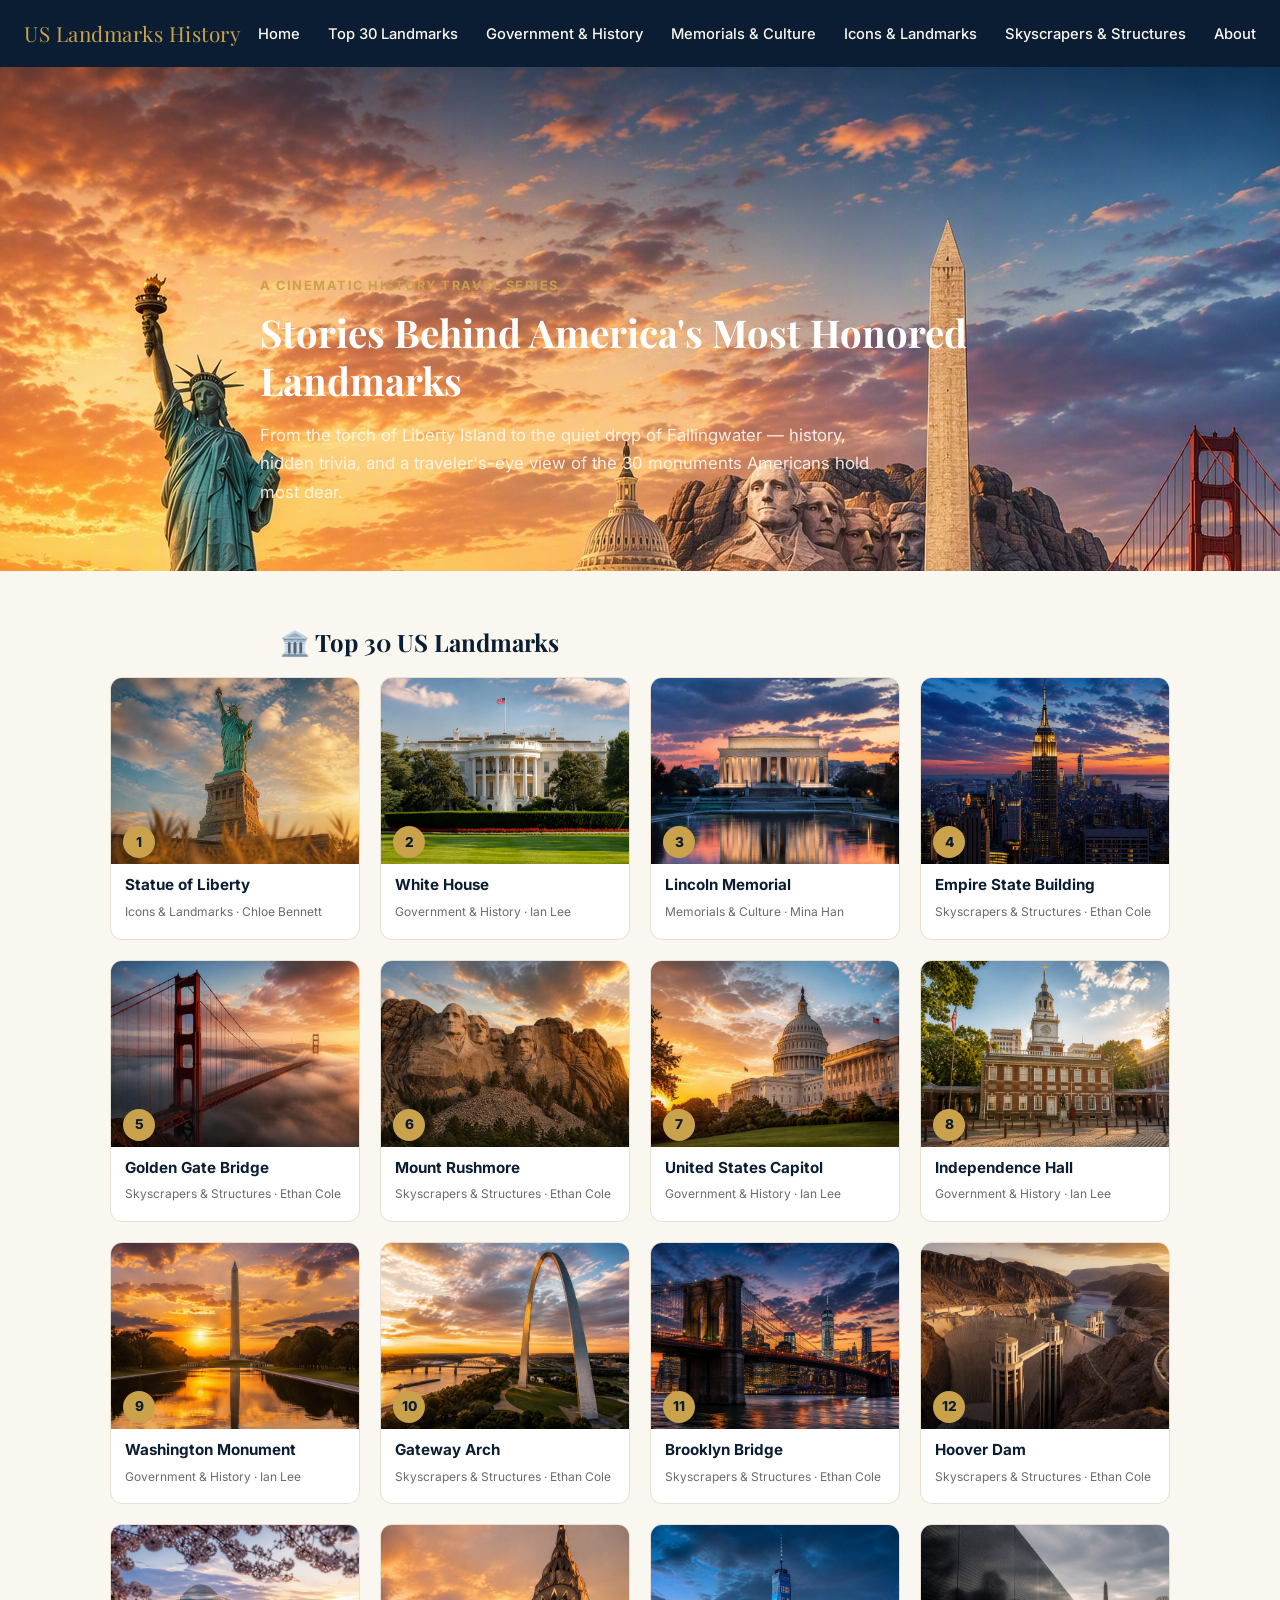
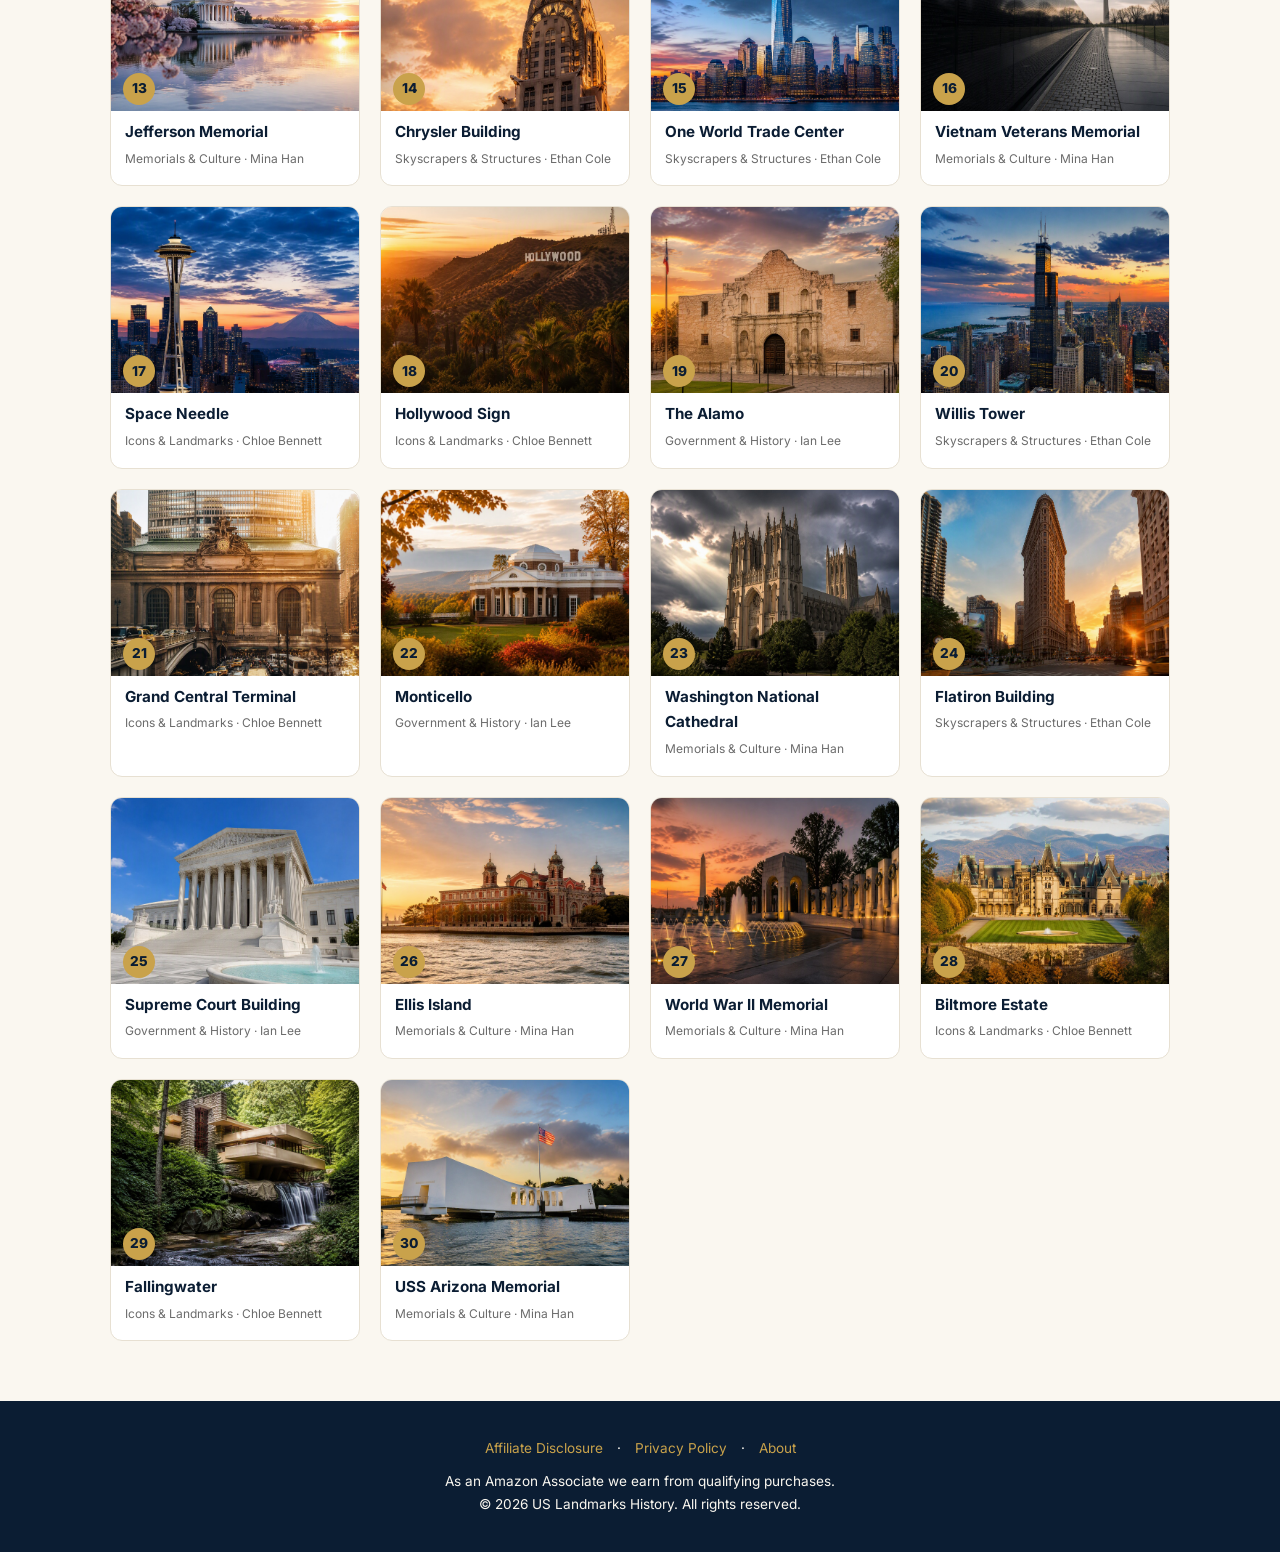
<file: index.html>
<!DOCTYPE html>
<html lang="en">
<head>
<meta charset="UTF-8">
<meta name="viewport" content="width=device-width, initial-scale=1.0">
<title>US Landmarks History | Stories Behind America's Most Beloved Monuments</title>
<meta name="description" content="A cinematic journey through the history, hidden facts, and traveler's perspective of America's 30 most honored landmarks — from the Statue of Liberty to Fallingwater.">
<meta property="og:title" content="US Landmarks History">
<meta property="og:description" content="History, trivia, and travel tips for America's most beloved landmarks.">
<link rel="preconnect" href="https://fonts.googleapis.com">
<link href="https://fonts.googleapis.com/css2?family=Playfair+Display:wght@700;800&family=Inter:wght@400;500;600;700&display=swap" rel="stylesheet">
<link rel="stylesheet" href="assets/css/style.css">
</head>
<body>
<header class="site-header">
  <div class="logo">US Landmarks History</div>
  <button class="nav-toggle" aria-label="Toggle menu">☰</button>
  <nav>
    <ul>
      <li><a href="index.html">Home</a></li>
      <li><a href="top-30-us-landmarks.html">Top 30 Landmarks</a></li>
      <li><a href="category-government-history.html">Government &amp; History</a></li>
      <li><a href="category-memorials-culture.html">Memorials &amp; Culture</a></li>
      <li><a href="category-icons-landmarks.html">Icons &amp; Landmarks</a></li>
      <li><a href="category-skyscrapers-structures.html">Skyscrapers &amp; Structures</a></li>
      <li><a href="about.html">About</a></li>
    </ul>
  </nav>
</header>
<section class="hero" style="background-image:url('assets/img/hero-home.jpg');">
  <div class="hero-inner">
    <span class="kicker">A Cinematic History Travel Series</span>
    <h1>Stories Behind America's Most Honored Landmarks</h1>
    <p class="lede">From the torch of Liberty Island to the quiet drop of Fallingwater — history, hidden trivia, and a traveler's-eye view of the 30 monuments Americans hold most dear.</p>
  </div>
</section>
<h2 class="section-title">🏛️ Top 30 US Landmarks</h2>
<div class="landmark-grid">
  <a class="landmark-card" href="posts/statue-of-liberty.html" style="text-decoration:none;">
    <div class="thumb" style="background-image:url('assets/img/statue-of-liberty-hero.jpg');background-size:cover;background-position:center;"></div><div class="rank">1</div>
    <div class="info"><div class="title">Statue of Liberty</div><div class="cat">Icons &amp; Landmarks · Chloe Bennett</div></div>
  </a>
  <a class="landmark-card" href="posts/white-house.html" style="text-decoration:none;">
    <div class="thumb" style="background-image:url('assets/img/white-house-hero.jpg');background-size:cover;background-position:center;"></div><div class="rank">2</div>
    <div class="info"><div class="title">White House</div><div class="cat">Government &amp; History · Ian Lee</div></div>
  </a>
  <a class="landmark-card" href="posts/lincoln-memorial.html" style="text-decoration:none;">
    <div class="thumb" style="background-image:url('assets/img/lincoln-memorial-hero.jpg');background-size:cover;background-position:center;"></div><div class="rank">3</div>
    <div class="info"><div class="title">Lincoln Memorial</div><div class="cat">Memorials &amp; Culture · Mina Han</div></div>
  </a>
  <a class="landmark-card" href="posts/empire-state-building.html" style="text-decoration:none;">
    <div class="thumb" style="background-image:url('assets/img/empire-state-building-hero.jpg');background-size:cover;background-position:center;"></div><div class="rank">4</div>
    <div class="info"><div class="title">Empire State Building</div><div class="cat">Skyscrapers &amp; Structures · Ethan Cole</div></div>
  </a>
  <a class="landmark-card" href="posts/golden-gate-bridge.html" style="text-decoration:none;">
    <div class="thumb" style="background-image:url('assets/img/golden-gate-bridge-hero.jpg');background-size:cover;background-position:center;"></div><div class="rank">5</div>
    <div class="info"><div class="title">Golden Gate Bridge</div><div class="cat">Skyscrapers &amp; Structures · Ethan Cole</div></div>
  </a>
  <a class="landmark-card" href="posts/mount-rushmore.html" style="text-decoration:none;">
    <div class="thumb" style="background-image:url('assets/img/mount-rushmore-hero.jpg');background-size:cover;background-position:center;"></div><div class="rank">6</div>
    <div class="info"><div class="title">Mount Rushmore</div><div class="cat">Skyscrapers &amp; Structures · Ethan Cole</div></div>
  </a>
  <a class="landmark-card" href="posts/united-states-capitol.html" style="text-decoration:none;">
    <div class="thumb" style="background-image:url('assets/img/united-states-capitol-hero.jpg');background-size:cover;background-position:center;"></div><div class="rank">7</div>
    <div class="info"><div class="title">United States Capitol</div><div class="cat">Government &amp; History · Ian Lee</div></div>
  </a>
  <a class="landmark-card" href="posts/independence-hall.html" style="text-decoration:none;">
    <div class="thumb" style="background-image:url('assets/img/independence-hall-hero.jpg');background-size:cover;background-position:center;"></div><div class="rank">8</div>
    <div class="info"><div class="title">Independence Hall</div><div class="cat">Government &amp; History · Ian Lee</div></div>
  </a>
  <a class="landmark-card" href="posts/washington-monument.html" style="text-decoration:none;">
    <div class="thumb" style="background-image:url('assets/img/washington-monument-hero.jpg');background-size:cover;background-position:center;"></div><div class="rank">9</div>
    <div class="info"><div class="title">Washington Monument</div><div class="cat">Government &amp; History · Ian Lee</div></div>
  </a>
  <a class="landmark-card" href="posts/gateway-arch.html" style="text-decoration:none;">
    <div class="thumb" style="background-image:url('assets/img/gateway-arch-hero.jpg');background-size:cover;background-position:center;"></div><div class="rank">10</div>
    <div class="info"><div class="title">Gateway Arch</div><div class="cat">Skyscrapers &amp; Structures · Ethan Cole</div></div>
  </a>
  <a class="landmark-card" href="posts/brooklyn-bridge.html" style="text-decoration:none;">
    <div class="thumb" style="background-image:url('assets/img/brooklyn-bridge-hero.jpg');background-size:cover;background-position:center;"></div><div class="rank">11</div>
    <div class="info"><div class="title">Brooklyn Bridge</div><div class="cat">Skyscrapers &amp; Structures · Ethan Cole</div></div>
  </a>
  <a class="landmark-card" href="posts/hoover-dam.html" style="text-decoration:none;">
    <div class="thumb" style="background-image:url('assets/img/hoover-dam-hero.jpg');background-size:cover;background-position:center;"></div><div class="rank">12</div>
    <div class="info"><div class="title">Hoover Dam</div><div class="cat">Skyscrapers &amp; Structures · Ethan Cole</div></div>
  </a>
  <a class="landmark-card" href="posts/jefferson-memorial.html" style="text-decoration:none;">
    <div class="thumb" style="background-image:url('assets/img/jefferson-memorial-hero.jpg');background-size:cover;background-position:center;"></div><div class="rank">13</div>
    <div class="info"><div class="title">Jefferson Memorial</div><div class="cat">Memorials &amp; Culture · Mina Han</div></div>
  </a>
  <a class="landmark-card" href="posts/chrysler-building.html" style="text-decoration:none;">
    <div class="thumb" style="background-image:url('assets/img/chrysler-building-hero.jpg');background-size:cover;background-position:center;"></div><div class="rank">14</div>
    <div class="info"><div class="title">Chrysler Building</div><div class="cat">Skyscrapers &amp; Structures · Ethan Cole</div></div>
  </a>
  <a class="landmark-card" href="posts/one-world-trade-center.html" style="text-decoration:none;">
    <div class="thumb" style="background-image:url('assets/img/one-world-trade-center-hero.jpg');background-size:cover;background-position:center;"></div><div class="rank">15</div>
    <div class="info"><div class="title">One World Trade Center</div><div class="cat">Skyscrapers &amp; Structures · Ethan Cole</div></div>
  </a>
  <a class="landmark-card" href="posts/vietnam-veterans-memorial.html" style="text-decoration:none;">
    <div class="thumb" style="background-image:url('assets/img/vietnam-veterans-memorial-hero.jpg');background-size:cover;background-position:center;"></div><div class="rank">16</div>
    <div class="info"><div class="title">Vietnam Veterans Memorial</div><div class="cat">Memorials &amp; Culture · Mina Han</div></div>
  </a>
  <a class="landmark-card" href="posts/space-needle.html" style="text-decoration:none;">
    <div class="thumb" style="background-image:url('assets/img/space-needle-hero.jpg');background-size:cover;background-position:center;"></div><div class="rank">17</div>
    <div class="info"><div class="title">Space Needle</div><div class="cat">Icons &amp; Landmarks · Chloe Bennett</div></div>
  </a>
  <a class="landmark-card" href="posts/hollywood-sign.html" style="text-decoration:none;">
    <div class="thumb" style="background-image:url('assets/img/hollywood-sign-hero.jpg');background-size:cover;background-position:center;"></div><div class="rank">18</div>
    <div class="info"><div class="title">Hollywood Sign</div><div class="cat">Icons &amp; Landmarks · Chloe Bennett</div></div>
  </a>
  <a class="landmark-card" href="posts/the-alamo.html" style="text-decoration:none;">
    <div class="thumb" style="background-image:url('assets/img/the-alamo-hero.jpg');background-size:cover;background-position:center;"></div><div class="rank">19</div>
    <div class="info"><div class="title">The Alamo</div><div class="cat">Government &amp; History · Ian Lee</div></div>
  </a>
  <a class="landmark-card" href="posts/willis-tower.html" style="text-decoration:none;">
    <div class="thumb" style="background-image:url('assets/img/willis-tower-hero.jpg');background-size:cover;background-position:center;"></div><div class="rank">20</div>
    <div class="info"><div class="title">Willis Tower</div><div class="cat">Skyscrapers &amp; Structures · Ethan Cole</div></div>
  </a>
  <a class="landmark-card" href="posts/grand-central-terminal.html" style="text-decoration:none;">
    <div class="thumb" style="background-image:url('assets/img/grand-central-terminal-hero.jpg');background-size:cover;background-position:center;"></div><div class="rank">21</div>
    <div class="info"><div class="title">Grand Central Terminal</div><div class="cat">Icons &amp; Landmarks · Chloe Bennett</div></div>
  </a>
  <a class="landmark-card" href="posts/monticello.html" style="text-decoration:none;">
    <div class="thumb" style="background-image:url('assets/img/monticello-hero.jpg');background-size:cover;background-position:center;"></div><div class="rank">22</div>
    <div class="info"><div class="title">Monticello</div><div class="cat">Government &amp; History · Ian Lee</div></div>
  </a>
  <a class="landmark-card" href="posts/washington-national-cathedral.html" style="text-decoration:none;">
    <div class="thumb" style="background-image:url('assets/img/washington-national-cathedral-hero.jpg');background-size:cover;background-position:center;"></div><div class="rank">23</div>
    <div class="info"><div class="title">Washington National Cathedral</div><div class="cat">Memorials &amp; Culture · Mina Han</div></div>
  </a>
  <a class="landmark-card" href="posts/flatiron-building.html" style="text-decoration:none;">
    <div class="thumb" style="background-image:url('assets/img/flatiron-building-hero.jpg');background-size:cover;background-position:center;"></div><div class="rank">24</div>
    <div class="info"><div class="title">Flatiron Building</div><div class="cat">Skyscrapers &amp; Structures · Ethan Cole</div></div>
  </a>
  <a class="landmark-card" href="posts/supreme-court-building.html" style="text-decoration:none;">
    <div class="thumb" style="background-image:url('assets/img/supreme-court-building-hero.jpg');background-size:cover;background-position:center;"></div><div class="rank">25</div>
    <div class="info"><div class="title">Supreme Court Building</div><div class="cat">Government &amp; History · Ian Lee</div></div>
  </a>
  <a class="landmark-card" href="posts/ellis-island.html" style="text-decoration:none;">
    <div class="thumb" style="background-image:url('assets/img/ellis-island-hero.jpg');background-size:cover;background-position:center;"></div><div class="rank">26</div>
    <div class="info"><div class="title">Ellis Island</div><div class="cat">Memorials &amp; Culture · Mina Han</div></div>
  </a>
  <a class="landmark-card" href="posts/world-war-ii-memorial.html" style="text-decoration:none;">
    <div class="thumb" style="background-image:url('assets/img/world-war-ii-memorial-hero.jpg');background-size:cover;background-position:center;"></div><div class="rank">27</div>
    <div class="info"><div class="title">World War II Memorial</div><div class="cat">Memorials &amp; Culture · Mina Han</div></div>
  </a>
  <a class="landmark-card" href="posts/biltmore-estate.html" style="text-decoration:none;">
    <div class="thumb" style="background-image:url('assets/img/biltmore-estate-hero.jpg');background-size:cover;background-position:center;"></div><div class="rank">28</div>
    <div class="info"><div class="title">Biltmore Estate</div><div class="cat">Icons &amp; Landmarks · Chloe Bennett</div></div>
  </a>
  <a class="landmark-card" href="posts/fallingwater.html" style="text-decoration:none;">
    <div class="thumb" style="background-image:url('assets/img/fallingwater-hero.jpg');background-size:cover;background-position:center;"></div><div class="rank">29</div>
    <div class="info"><div class="title">Fallingwater</div><div class="cat">Icons &amp; Landmarks · Chloe Bennett</div></div>
  </a>
  <a class="landmark-card" href="posts/uss-arizona-memorial.html" style="text-decoration:none;">
    <div class="thumb" style="background-image:url('assets/img/uss-arizona-memorial-hero.jpg');background-size:cover;background-position:center;"></div><div class="rank">30</div>
    <div class="info"><div class="title">USS Arizona Memorial</div><div class="cat">Memorials &amp; Culture · Mina Han</div></div>
  </a>
</div>
<footer class="site-footer">
  <div class="links">
    <a href="disclosure.html">Affiliate Disclosure</a> · <a href="privacy-policy.html">Privacy Policy</a> · <a href="about.html">About</a>
  </div>
  <div>As an Amazon Associate we earn from qualifying purchases.</div>
  <div>© 2026 US Landmarks History. All rights reserved.</div>
</footer>
<script src="assets/js/main.js"></script>
</body>
</html>
</file>
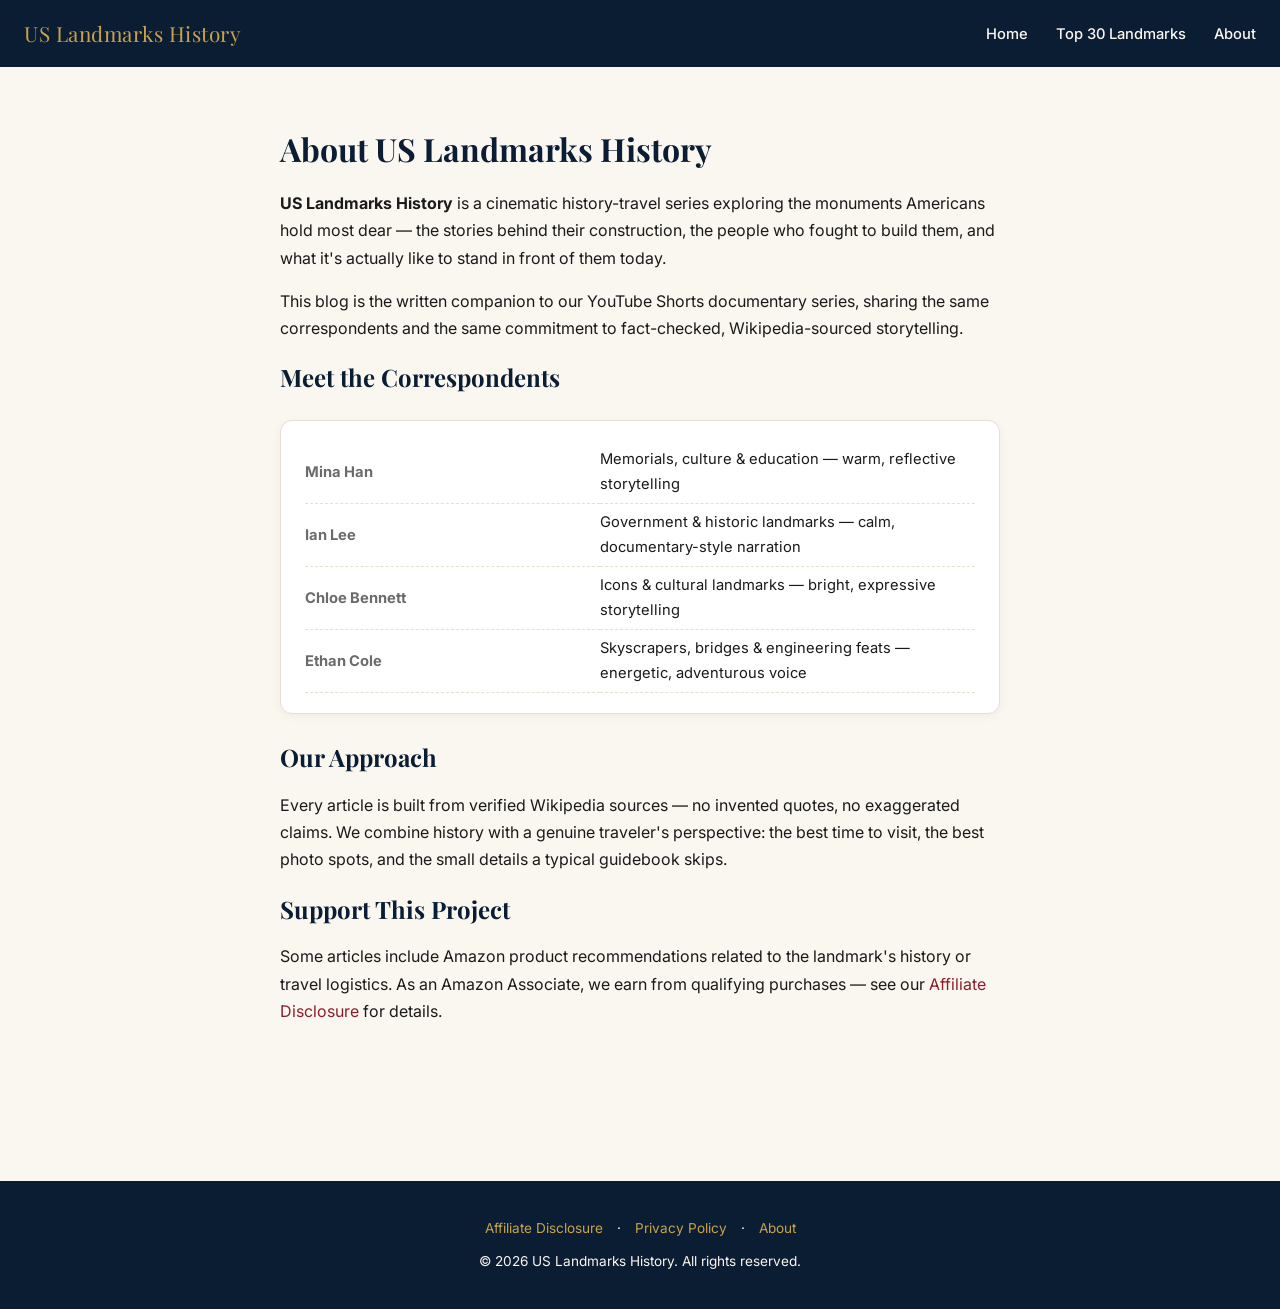
<file: about.html>
<!DOCTYPE html>
<html lang="en">
<head>
<meta charset="UTF-8">
<meta name="viewport" content="width=device-width, initial-scale=1.0">
<title>About | US Landmarks History</title>
<link href="https://fonts.googleapis.com/css2?family=Playfair+Display:wght@700;800&family=Inter:wght@400;500;600;700&display=swap" rel="stylesheet">
<link rel="stylesheet" href="assets/css/style.css">
</head>
<body>
<header class="site-header">
  <div class="logo">US Landmarks History</div>
  <button class="nav-toggle" aria-label="Toggle menu">☰</button>
  <nav>
    <ul>
      <li><a href="index.html">Home</a></li>
      <li><a href="top-30-us-landmarks.html">Top 30 Landmarks</a></li>
      <li><a href="about.html">About</a></li>
    </ul>
  </nav>
</header>

<main class="article-wrap">
  <h1>About US Landmarks History</h1>
  <p><strong>US Landmarks History</strong> is a cinematic history-travel series exploring the monuments Americans hold most dear — the stories behind their construction, the people who fought to build them, and what it's actually like to stand in front of them today.</p>
  <p>This blog is the written companion to our YouTube Shorts documentary series, sharing the same correspondents and the same commitment to fact-checked, Wikipedia-sourced storytelling.</p>

  <h2>Meet the Correspondents</h2>
  <div class="quick-facts">
    <table>
      <tr><td><strong>Mina Han</strong></td><td>Memorials, culture &amp; education — warm, reflective storytelling</td></tr>
      <tr><td><strong>Ian Lee</strong></td><td>Government &amp; historic landmarks — calm, documentary-style narration</td></tr>
      <tr><td><strong>Chloe Bennett</strong></td><td>Icons &amp; cultural landmarks — bright, expressive storytelling</td></tr>
      <tr><td><strong>Ethan Cole</strong></td><td>Skyscrapers, bridges &amp; engineering feats — energetic, adventurous voice</td></tr>
    </table>
  </div>

  <h2>Our Approach</h2>
  <p>Every article is built from verified Wikipedia sources — no invented quotes, no exaggerated claims. We combine history with a genuine traveler's perspective: the best time to visit, the best photo spots, and the small details a typical guidebook skips.</p>

  <h2>Support This Project</h2>
  <p>Some articles include Amazon product recommendations related to the landmark's history or travel logistics. As an Amazon Associate, we earn from qualifying purchases — see our <a href="disclosure.html">Affiliate Disclosure</a> for details.</p>
</main>

<footer class="site-footer">
  <div class="links">
    <a href="disclosure.html">Affiliate Disclosure</a> · <a href="privacy-policy.html">Privacy Policy</a> · <a href="about.html">About</a>
  </div>
  <div>© 2026 US Landmarks History. All rights reserved.</div>
</footer>
<script src="assets/js/main.js"></script>
</body>
</html>
</file>
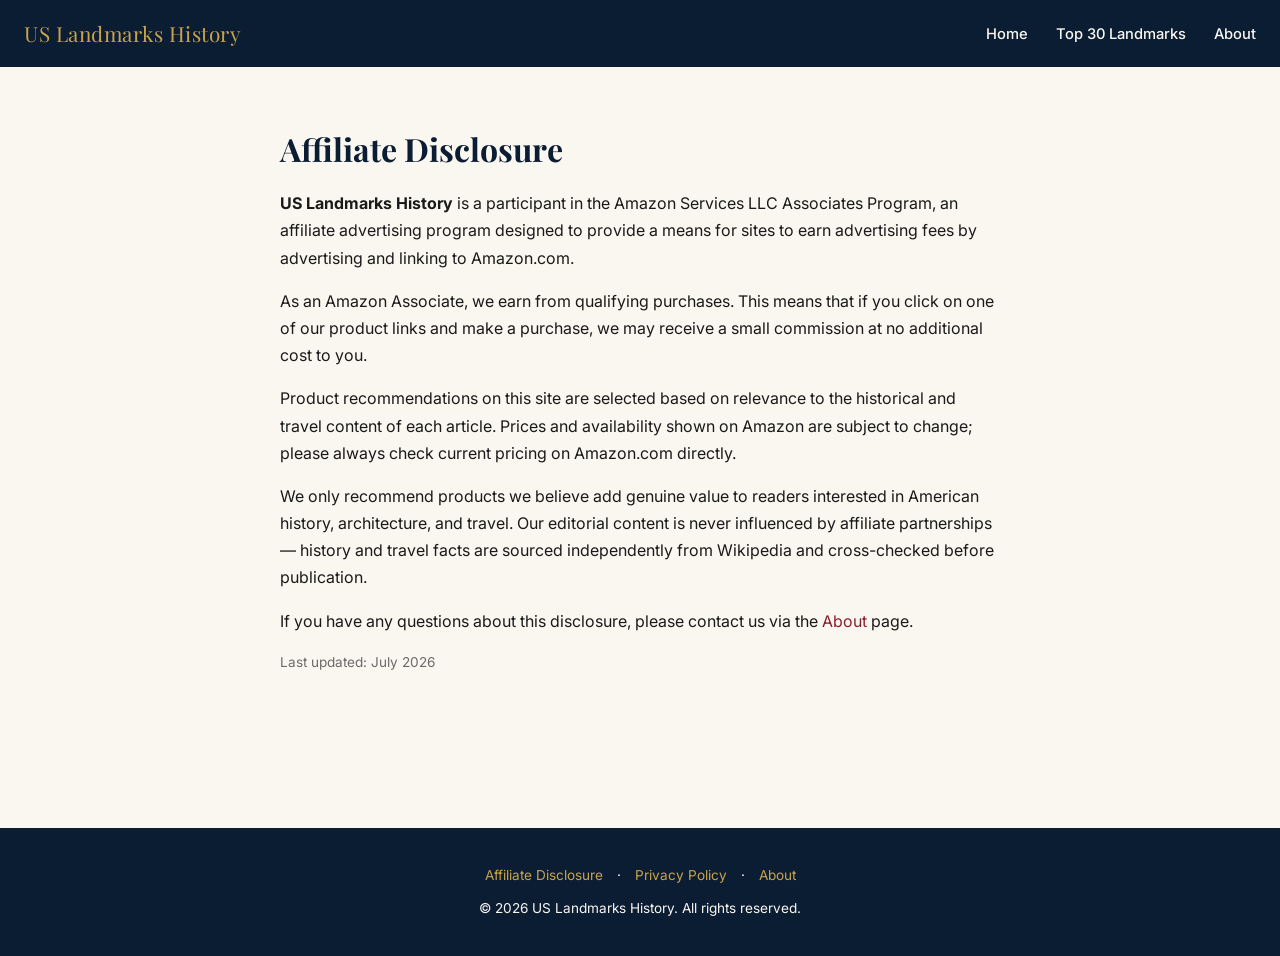
<file: disclosure.html>
<!DOCTYPE html>
<html lang="en">
<head>
<meta charset="UTF-8">
<meta name="viewport" content="width=device-width, initial-scale=1.0">
<title>Affiliate Disclosure | US Landmarks History</title>
<link href="https://fonts.googleapis.com/css2?family=Playfair+Display:wght@700;800&family=Inter:wght@400;500;600;700&display=swap" rel="stylesheet">
<link rel="stylesheet" href="assets/css/style.css">
</head>
<body>
<header class="site-header">
  <div class="logo">US Landmarks History</div>
  <button class="nav-toggle" aria-label="Toggle menu">☰</button>
  <nav>
    <ul>
      <li><a href="index.html">Home</a></li>
      <li><a href="top-30-us-landmarks.html">Top 30 Landmarks</a></li>
      <li><a href="about.html">About</a></li>
    </ul>
  </nav>
</header>

<main class="article-wrap">
  <h1>Affiliate Disclosure</h1>
  <p><strong>US Landmarks History</strong> is a participant in the Amazon Services LLC Associates Program, an affiliate advertising program designed to provide a means for sites to earn advertising fees by advertising and linking to Amazon.com.</p>
  <p>As an Amazon Associate, we earn from qualifying purchases. This means that if you click on one of our product links and make a purchase, we may receive a small commission at no additional cost to you.</p>
  <p>Product recommendations on this site are selected based on relevance to the historical and travel content of each article. Prices and availability shown on Amazon are subject to change; please always check current pricing on Amazon.com directly.</p>
  <p>We only recommend products we believe add genuine value to readers interested in American history, architecture, and travel. Our editorial content is never influenced by affiliate partnerships — history and travel facts are sourced independently from Wikipedia and cross-checked before publication.</p>
  <p>If you have any questions about this disclosure, please contact us via the <a href="about.html">About</a> page.</p>
  <p style="color:var(--gray); font-size:.85rem;">Last updated: July 2026</p>
</main>

<footer class="site-footer">
  <div class="links">
    <a href="disclosure.html">Affiliate Disclosure</a> · <a href="privacy-policy.html">Privacy Policy</a> · <a href="about.html">About</a>
  </div>
  <div>© 2026 US Landmarks History. All rights reserved.</div>
</footer>
<script src="assets/js/main.js"></script>
</body>
</html>
</file>
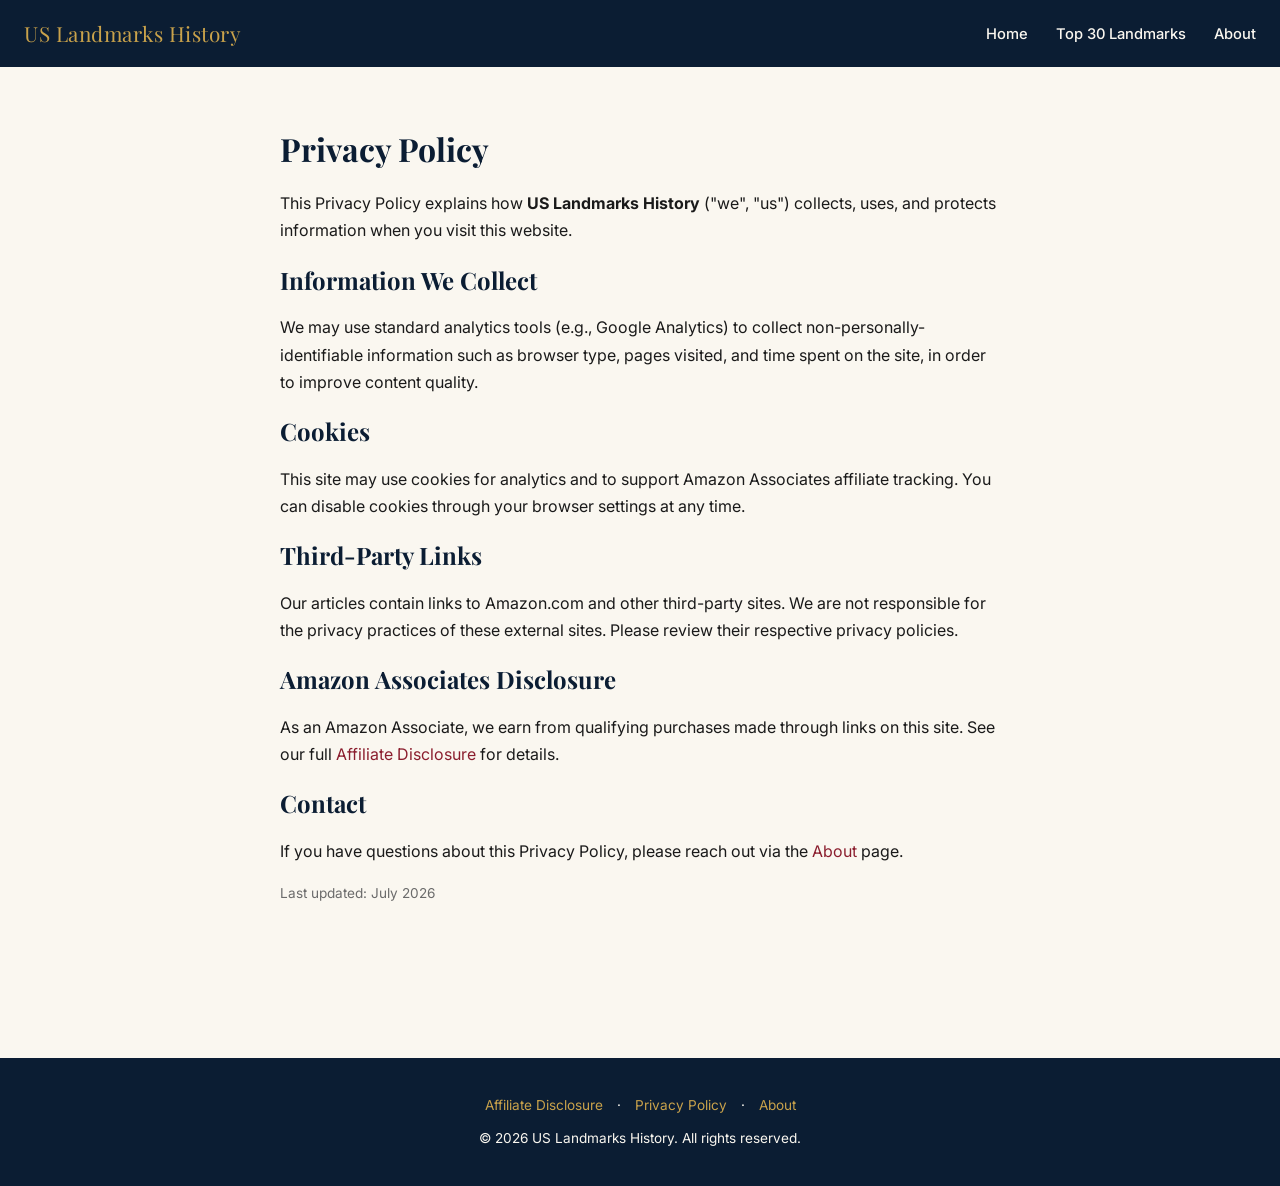
<file: privacy-policy.html>
<!DOCTYPE html>
<html lang="en">
<head>
<meta charset="UTF-8">
<meta name="viewport" content="width=device-width, initial-scale=1.0">
<title>Privacy Policy | US Landmarks History</title>
<link href="https://fonts.googleapis.com/css2?family=Playfair+Display:wght@700;800&family=Inter:wght@400;500;600;700&display=swap" rel="stylesheet">
<link rel="stylesheet" href="assets/css/style.css">
</head>
<body>
<header class="site-header">
  <div class="logo">US Landmarks History</div>
  <button class="nav-toggle" aria-label="Toggle menu">☰</button>
  <nav>
    <ul>
      <li><a href="index.html">Home</a></li>
      <li><a href="top-30-us-landmarks.html">Top 30 Landmarks</a></li>
      <li><a href="about.html">About</a></li>
    </ul>
  </nav>
</header>

<main class="article-wrap">
  <h1>Privacy Policy</h1>
  <p>This Privacy Policy explains how <strong>US Landmarks History</strong> ("we", "us") collects, uses, and protects information when you visit this website.</p>

  <h2>Information We Collect</h2>
  <p>We may use standard analytics tools (e.g., Google Analytics) to collect non-personally-identifiable information such as browser type, pages visited, and time spent on the site, in order to improve content quality.</p>

  <h2>Cookies</h2>
  <p>This site may use cookies for analytics and to support Amazon Associates affiliate tracking. You can disable cookies through your browser settings at any time.</p>

  <h2>Third-Party Links</h2>
  <p>Our articles contain links to Amazon.com and other third-party sites. We are not responsible for the privacy practices of these external sites. Please review their respective privacy policies.</p>

  <h2>Amazon Associates Disclosure</h2>
  <p>As an Amazon Associate, we earn from qualifying purchases made through links on this site. See our full <a href="disclosure.html">Affiliate Disclosure</a> for details.</p>

  <h2>Contact</h2>
  <p>If you have questions about this Privacy Policy, please reach out via the <a href="about.html">About</a> page.</p>

  <p style="color:var(--gray); font-size:.85rem;">Last updated: July 2026</p>
</main>

<footer class="site-footer">
  <div class="links">
    <a href="disclosure.html">Affiliate Disclosure</a> · <a href="privacy-policy.html">Privacy Policy</a> · <a href="about.html">About</a>
  </div>
  <div>© 2026 US Landmarks History. All rights reserved.</div>
</footer>
<script src="assets/js/main.js"></script>
</body>
</html>
</file>
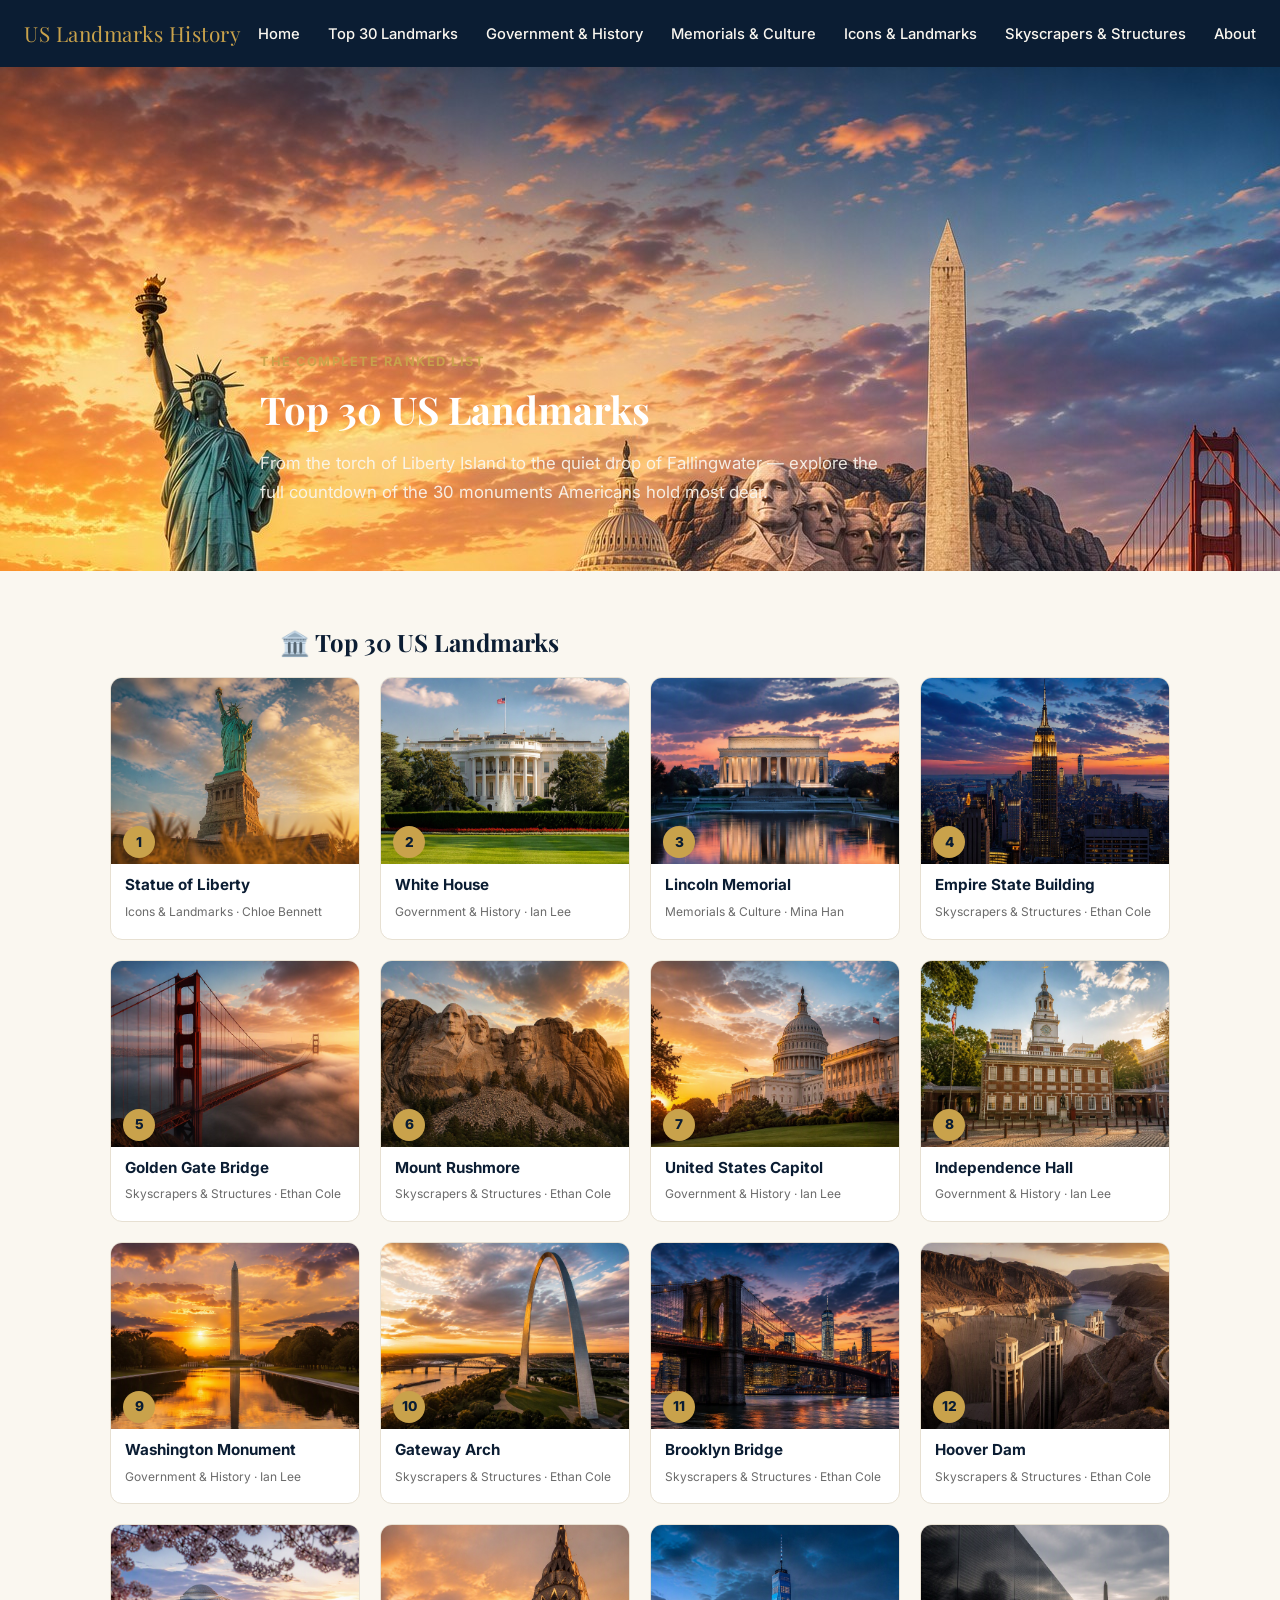
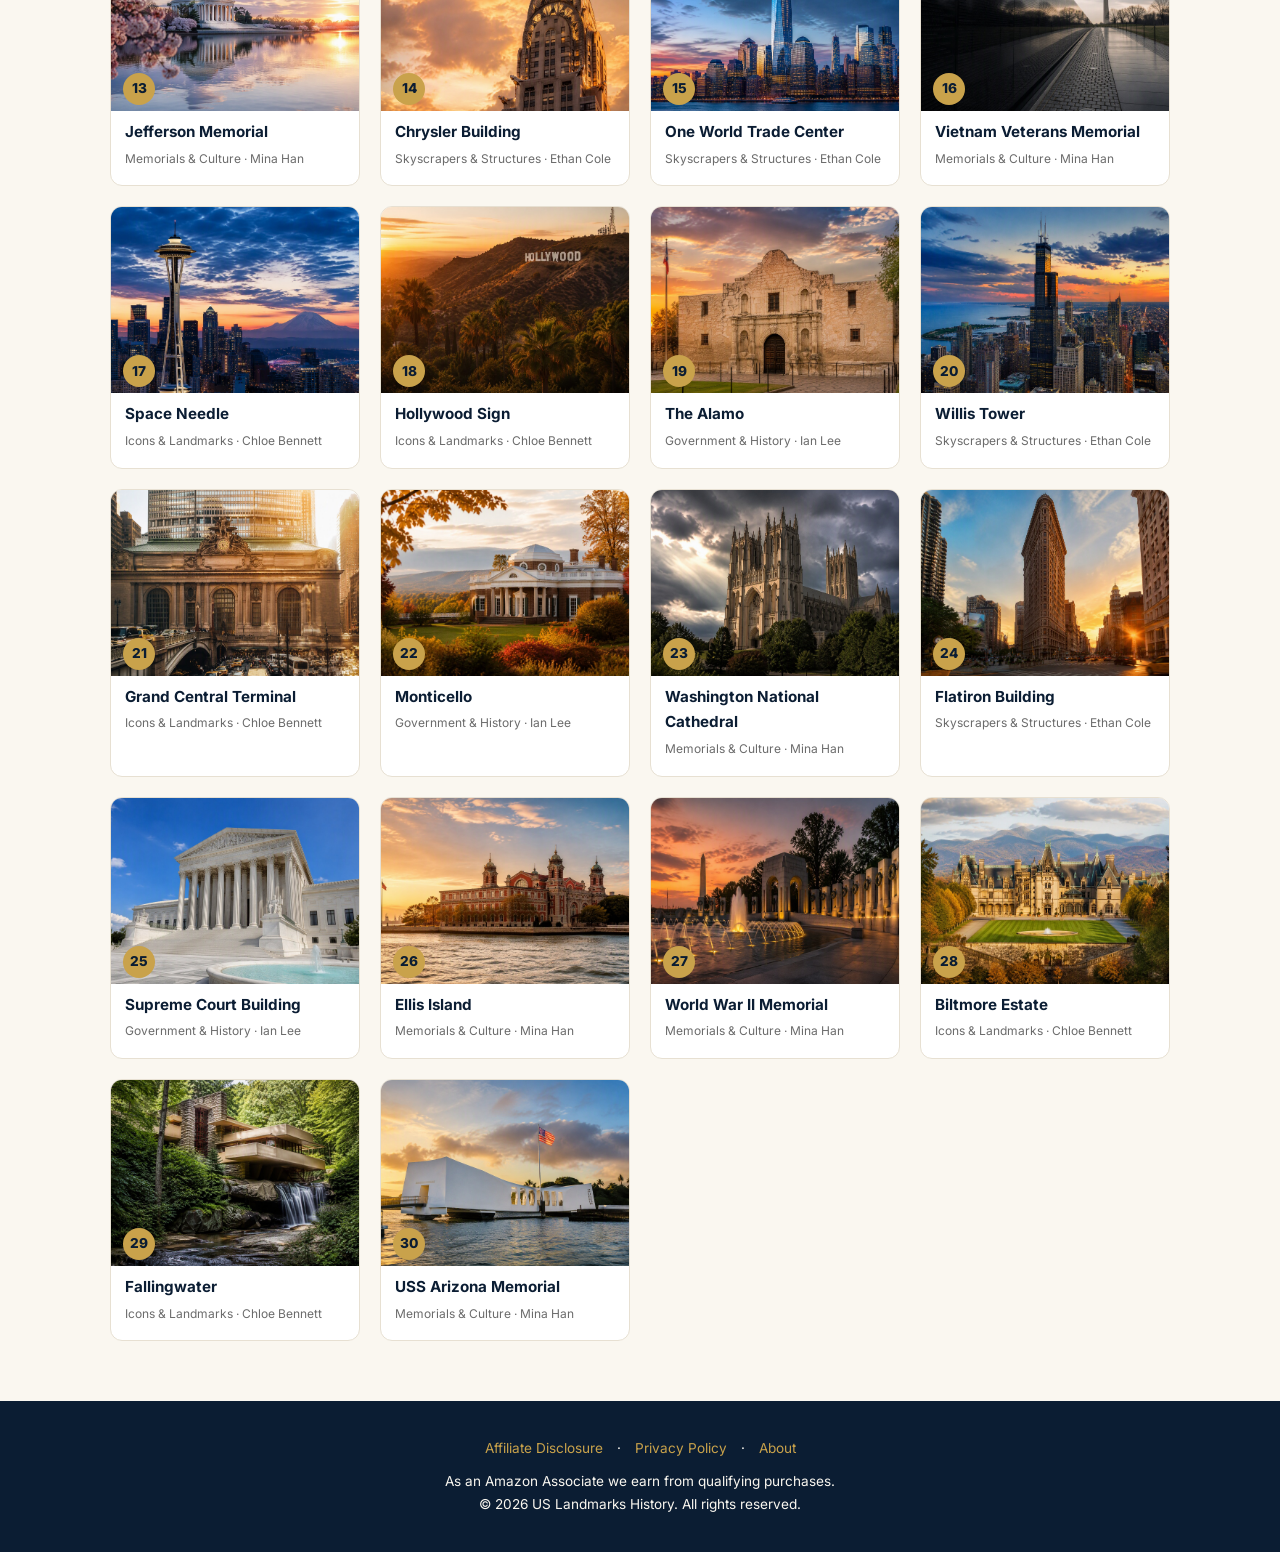
<file: top-30-us-landmarks.html>
<!DOCTYPE html>
<html lang="en">
<head>
<meta charset="UTF-8">
<meta name="viewport" content="width=device-width, initial-scale=1.0">
<title>Top 30 US Landmarks | US Landmarks History</title>
<meta name="description" content="The complete ranked list of America's 30 most honored landmarks — from the Statue of Liberty to the USS Arizona Memorial — with history, trivia, and travel tips for each.">
<meta property="og:title" content="Top 30 US Landmarks">
<meta property="og:description" content="The complete ranked list of America's 30 most honored landmarks, with history and travel tips for each.">
<link rel="preconnect" href="https://fonts.googleapis.com">
<link href="https://fonts.googleapis.com/css2?family=Playfair+Display:wght@700;800&family=Inter:wght@400;500;600;700&display=swap" rel="stylesheet">
<link rel="stylesheet" href="assets/css/style.css">
</head>
<body>
<header class="site-header">
  <div class="logo">US Landmarks History</div>
  <button class="nav-toggle" aria-label="Toggle menu">☰</button>
  <nav>
    <ul>
      <li><a href="index.html">Home</a></li>
      <li><a href="top-30-us-landmarks.html">Top 30 Landmarks</a></li>
      <li><a href="category-government-history.html">Government &amp; History</a></li>
      <li><a href="category-memorials-culture.html">Memorials &amp; Culture</a></li>
      <li><a href="category-icons-landmarks.html">Icons &amp; Landmarks</a></li>
      <li><a href="category-skyscrapers-structures.html">Skyscrapers &amp; Structures</a></li>
      <li><a href="about.html">About</a></li>
    </ul>
  </nav>
</header>
<section class="hero" style="background-image:url('assets/img/hero-home.jpg');">
  <div class="hero-inner">
    <span class="kicker">The Complete Ranked List</span>
    <h1>Top 30 US Landmarks</h1>
    <p class="lede">From the torch of Liberty Island to the quiet drop of Fallingwater — explore the full countdown of the 30 monuments Americans hold most dear.</p>
  </div>
</section>
<h2 class="section-title">🏛️ Top 30 US Landmarks</h2>
<div class="landmark-grid">
  <a class="landmark-card" href="posts/statue-of-liberty.html" style="text-decoration:none;">
    <div class="thumb" style="background-image:url('assets/img/statue-of-liberty-hero.jpg');background-size:cover;background-position:center;"></div><div class="rank">1</div>
    <div class="info"><div class="title">Statue of Liberty</div><div class="cat">Icons &amp; Landmarks · Chloe Bennett</div></div>
  </a>
  <a class="landmark-card" href="posts/white-house.html" style="text-decoration:none;">
    <div class="thumb" style="background-image:url('assets/img/white-house-hero.jpg');background-size:cover;background-position:center;"></div><div class="rank">2</div>
    <div class="info"><div class="title">White House</div><div class="cat">Government &amp; History · Ian Lee</div></div>
  </a>
  <a class="landmark-card" href="posts/lincoln-memorial.html" style="text-decoration:none;">
    <div class="thumb" style="background-image:url('assets/img/lincoln-memorial-hero.jpg');background-size:cover;background-position:center;"></div><div class="rank">3</div>
    <div class="info"><div class="title">Lincoln Memorial</div><div class="cat">Memorials &amp; Culture · Mina Han</div></div>
  </a>
  <a class="landmark-card" href="posts/empire-state-building.html" style="text-decoration:none;">
    <div class="thumb" style="background-image:url('assets/img/empire-state-building-hero.jpg');background-size:cover;background-position:center;"></div><div class="rank">4</div>
    <div class="info"><div class="title">Empire State Building</div><div class="cat">Skyscrapers &amp; Structures · Ethan Cole</div></div>
  </a>
  <a class="landmark-card" href="posts/golden-gate-bridge.html" style="text-decoration:none;">
    <div class="thumb" style="background-image:url('assets/img/golden-gate-bridge-hero.jpg');background-size:cover;background-position:center;"></div><div class="rank">5</div>
    <div class="info"><div class="title">Golden Gate Bridge</div><div class="cat">Skyscrapers &amp; Structures · Ethan Cole</div></div>
  </a>
  <a class="landmark-card" href="posts/mount-rushmore.html" style="text-decoration:none;">
    <div class="thumb" style="background-image:url('assets/img/mount-rushmore-hero.jpg');background-size:cover;background-position:center;"></div><div class="rank">6</div>
    <div class="info"><div class="title">Mount Rushmore</div><div class="cat">Skyscrapers &amp; Structures · Ethan Cole</div></div>
  </a>
  <a class="landmark-card" href="posts/united-states-capitol.html" style="text-decoration:none;">
    <div class="thumb" style="background-image:url('assets/img/united-states-capitol-hero.jpg');background-size:cover;background-position:center;"></div><div class="rank">7</div>
    <div class="info"><div class="title">United States Capitol</div><div class="cat">Government &amp; History · Ian Lee</div></div>
  </a>
  <a class="landmark-card" href="posts/independence-hall.html" style="text-decoration:none;">
    <div class="thumb" style="background-image:url('assets/img/independence-hall-hero.jpg');background-size:cover;background-position:center;"></div><div class="rank">8</div>
    <div class="info"><div class="title">Independence Hall</div><div class="cat">Government &amp; History · Ian Lee</div></div>
  </a>
  <a class="landmark-card" href="posts/washington-monument.html" style="text-decoration:none;">
    <div class="thumb" style="background-image:url('assets/img/washington-monument-hero.jpg');background-size:cover;background-position:center;"></div><div class="rank">9</div>
    <div class="info"><div class="title">Washington Monument</div><div class="cat">Government &amp; History · Ian Lee</div></div>
  </a>
  <a class="landmark-card" href="posts/gateway-arch.html" style="text-decoration:none;">
    <div class="thumb" style="background-image:url('assets/img/gateway-arch-hero.jpg');background-size:cover;background-position:center;"></div><div class="rank">10</div>
    <div class="info"><div class="title">Gateway Arch</div><div class="cat">Skyscrapers &amp; Structures · Ethan Cole</div></div>
  </a>
  <a class="landmark-card" href="posts/brooklyn-bridge.html" style="text-decoration:none;">
    <div class="thumb" style="background-image:url('assets/img/brooklyn-bridge-hero.jpg');background-size:cover;background-position:center;"></div><div class="rank">11</div>
    <div class="info"><div class="title">Brooklyn Bridge</div><div class="cat">Skyscrapers &amp; Structures · Ethan Cole</div></div>
  </a>
  <a class="landmark-card" href="posts/hoover-dam.html" style="text-decoration:none;">
    <div class="thumb" style="background-image:url('assets/img/hoover-dam-hero.jpg');background-size:cover;background-position:center;"></div><div class="rank">12</div>
    <div class="info"><div class="title">Hoover Dam</div><div class="cat">Skyscrapers &amp; Structures · Ethan Cole</div></div>
  </a>
  <a class="landmark-card" href="posts/jefferson-memorial.html" style="text-decoration:none;">
    <div class="thumb" style="background-image:url('assets/img/jefferson-memorial-hero.jpg');background-size:cover;background-position:center;"></div><div class="rank">13</div>
    <div class="info"><div class="title">Jefferson Memorial</div><div class="cat">Memorials &amp; Culture · Mina Han</div></div>
  </a>
  <a class="landmark-card" href="posts/chrysler-building.html" style="text-decoration:none;">
    <div class="thumb" style="background-image:url('assets/img/chrysler-building-hero.jpg');background-size:cover;background-position:center;"></div><div class="rank">14</div>
    <div class="info"><div class="title">Chrysler Building</div><div class="cat">Skyscrapers &amp; Structures · Ethan Cole</div></div>
  </a>
  <a class="landmark-card" href="posts/one-world-trade-center.html" style="text-decoration:none;">
    <div class="thumb" style="background-image:url('assets/img/one-world-trade-center-hero.jpg');background-size:cover;background-position:center;"></div><div class="rank">15</div>
    <div class="info"><div class="title">One World Trade Center</div><div class="cat">Skyscrapers &amp; Structures · Ethan Cole</div></div>
  </a>
  <a class="landmark-card" href="posts/vietnam-veterans-memorial.html" style="text-decoration:none;">
    <div class="thumb" style="background-image:url('assets/img/vietnam-veterans-memorial-hero.jpg');background-size:cover;background-position:center;"></div><div class="rank">16</div>
    <div class="info"><div class="title">Vietnam Veterans Memorial</div><div class="cat">Memorials &amp; Culture · Mina Han</div></div>
  </a>
  <a class="landmark-card" href="posts/space-needle.html" style="text-decoration:none;">
    <div class="thumb" style="background-image:url('assets/img/space-needle-hero.jpg');background-size:cover;background-position:center;"></div><div class="rank">17</div>
    <div class="info"><div class="title">Space Needle</div><div class="cat">Icons &amp; Landmarks · Chloe Bennett</div></div>
  </a>
  <a class="landmark-card" href="posts/hollywood-sign.html" style="text-decoration:none;">
    <div class="thumb" style="background-image:url('assets/img/hollywood-sign-hero.jpg');background-size:cover;background-position:center;"></div><div class="rank">18</div>
    <div class="info"><div class="title">Hollywood Sign</div><div class="cat">Icons &amp; Landmarks · Chloe Bennett</div></div>
  </a>
  <a class="landmark-card" href="posts/the-alamo.html" style="text-decoration:none;">
    <div class="thumb" style="background-image:url('assets/img/the-alamo-hero.jpg');background-size:cover;background-position:center;"></div><div class="rank">19</div>
    <div class="info"><div class="title">The Alamo</div><div class="cat">Government &amp; History · Ian Lee</div></div>
  </a>
  <a class="landmark-card" href="posts/willis-tower.html" style="text-decoration:none;">
    <div class="thumb" style="background-image:url('assets/img/willis-tower-hero.jpg');background-size:cover;background-position:center;"></div><div class="rank">20</div>
    <div class="info"><div class="title">Willis Tower</div><div class="cat">Skyscrapers &amp; Structures · Ethan Cole</div></div>
  </a>
  <a class="landmark-card" href="posts/grand-central-terminal.html" style="text-decoration:none;">
    <div class="thumb" style="background-image:url('assets/img/grand-central-terminal-hero.jpg');background-size:cover;background-position:center;"></div><div class="rank">21</div>
    <div class="info"><div class="title">Grand Central Terminal</div><div class="cat">Icons &amp; Landmarks · Chloe Bennett</div></div>
  </a>
  <a class="landmark-card" href="posts/monticello.html" style="text-decoration:none;">
    <div class="thumb" style="background-image:url('assets/img/monticello-hero.jpg');background-size:cover;background-position:center;"></div><div class="rank">22</div>
    <div class="info"><div class="title">Monticello</div><div class="cat">Government &amp; History · Ian Lee</div></div>
  </a>
  <a class="landmark-card" href="posts/washington-national-cathedral.html" style="text-decoration:none;">
    <div class="thumb" style="background-image:url('assets/img/washington-national-cathedral-hero.jpg');background-size:cover;background-position:center;"></div><div class="rank">23</div>
    <div class="info"><div class="title">Washington National Cathedral</div><div class="cat">Memorials &amp; Culture · Mina Han</div></div>
  </a>
  <a class="landmark-card" href="posts/flatiron-building.html" style="text-decoration:none;">
    <div class="thumb" style="background-image:url('assets/img/flatiron-building-hero.jpg');background-size:cover;background-position:center;"></div><div class="rank">24</div>
    <div class="info"><div class="title">Flatiron Building</div><div class="cat">Skyscrapers &amp; Structures · Ethan Cole</div></div>
  </a>
  <a class="landmark-card" href="posts/supreme-court-building.html" style="text-decoration:none;">
    <div class="thumb" style="background-image:url('assets/img/supreme-court-building-hero.jpg');background-size:cover;background-position:center;"></div><div class="rank">25</div>
    <div class="info"><div class="title">Supreme Court Building</div><div class="cat">Government &amp; History · Ian Lee</div></div>
  </a>
  <a class="landmark-card" href="posts/ellis-island.html" style="text-decoration:none;">
    <div class="thumb" style="background-image:url('assets/img/ellis-island-hero.jpg');background-size:cover;background-position:center;"></div><div class="rank">26</div>
    <div class="info"><div class="title">Ellis Island</div><div class="cat">Memorials &amp; Culture · Mina Han</div></div>
  </a>
  <a class="landmark-card" href="posts/world-war-ii-memorial.html" style="text-decoration:none;">
    <div class="thumb" style="background-image:url('assets/img/world-war-ii-memorial-hero.jpg');background-size:cover;background-position:center;"></div><div class="rank">27</div>
    <div class="info"><div class="title">World War II Memorial</div><div class="cat">Memorials &amp; Culture · Mina Han</div></div>
  </a>
  <a class="landmark-card" href="posts/biltmore-estate.html" style="text-decoration:none;">
    <div class="thumb" style="background-image:url('assets/img/biltmore-estate-hero.jpg');background-size:cover;background-position:center;"></div><div class="rank">28</div>
    <div class="info"><div class="title">Biltmore Estate</div><div class="cat">Icons &amp; Landmarks · Chloe Bennett</div></div>
  </a>
  <a class="landmark-card" href="posts/fallingwater.html" style="text-decoration:none;">
    <div class="thumb" style="background-image:url('assets/img/fallingwater-hero.jpg');background-size:cover;background-position:center;"></div><div class="rank">29</div>
    <div class="info"><div class="title">Fallingwater</div><div class="cat">Icons &amp; Landmarks · Chloe Bennett</div></div>
  </a>
  <a class="landmark-card" href="posts/uss-arizona-memorial.html" style="text-decoration:none;">
    <div class="thumb" style="background-image:url('assets/img/uss-arizona-memorial-hero.jpg');background-size:cover;background-position:center;"></div><div class="rank">30</div>
    <div class="info"><div class="title">USS Arizona Memorial</div><div class="cat">Memorials &amp; Culture · Mina Han</div></div>
  </a>
</div>
<footer class="site-footer">
  <div class="links">
    <a href="disclosure.html">Affiliate Disclosure</a> · <a href="privacy-policy.html">Privacy Policy</a> · <a href="about.html">About</a>
  </div>
  <div>As an Amazon Associate we earn from qualifying purchases.</div>
  <div>© 2026 US Landmarks History. All rights reserved.</div>
</footer>
<script src="assets/js/main.js"></script>
</body>

</html>
</file>
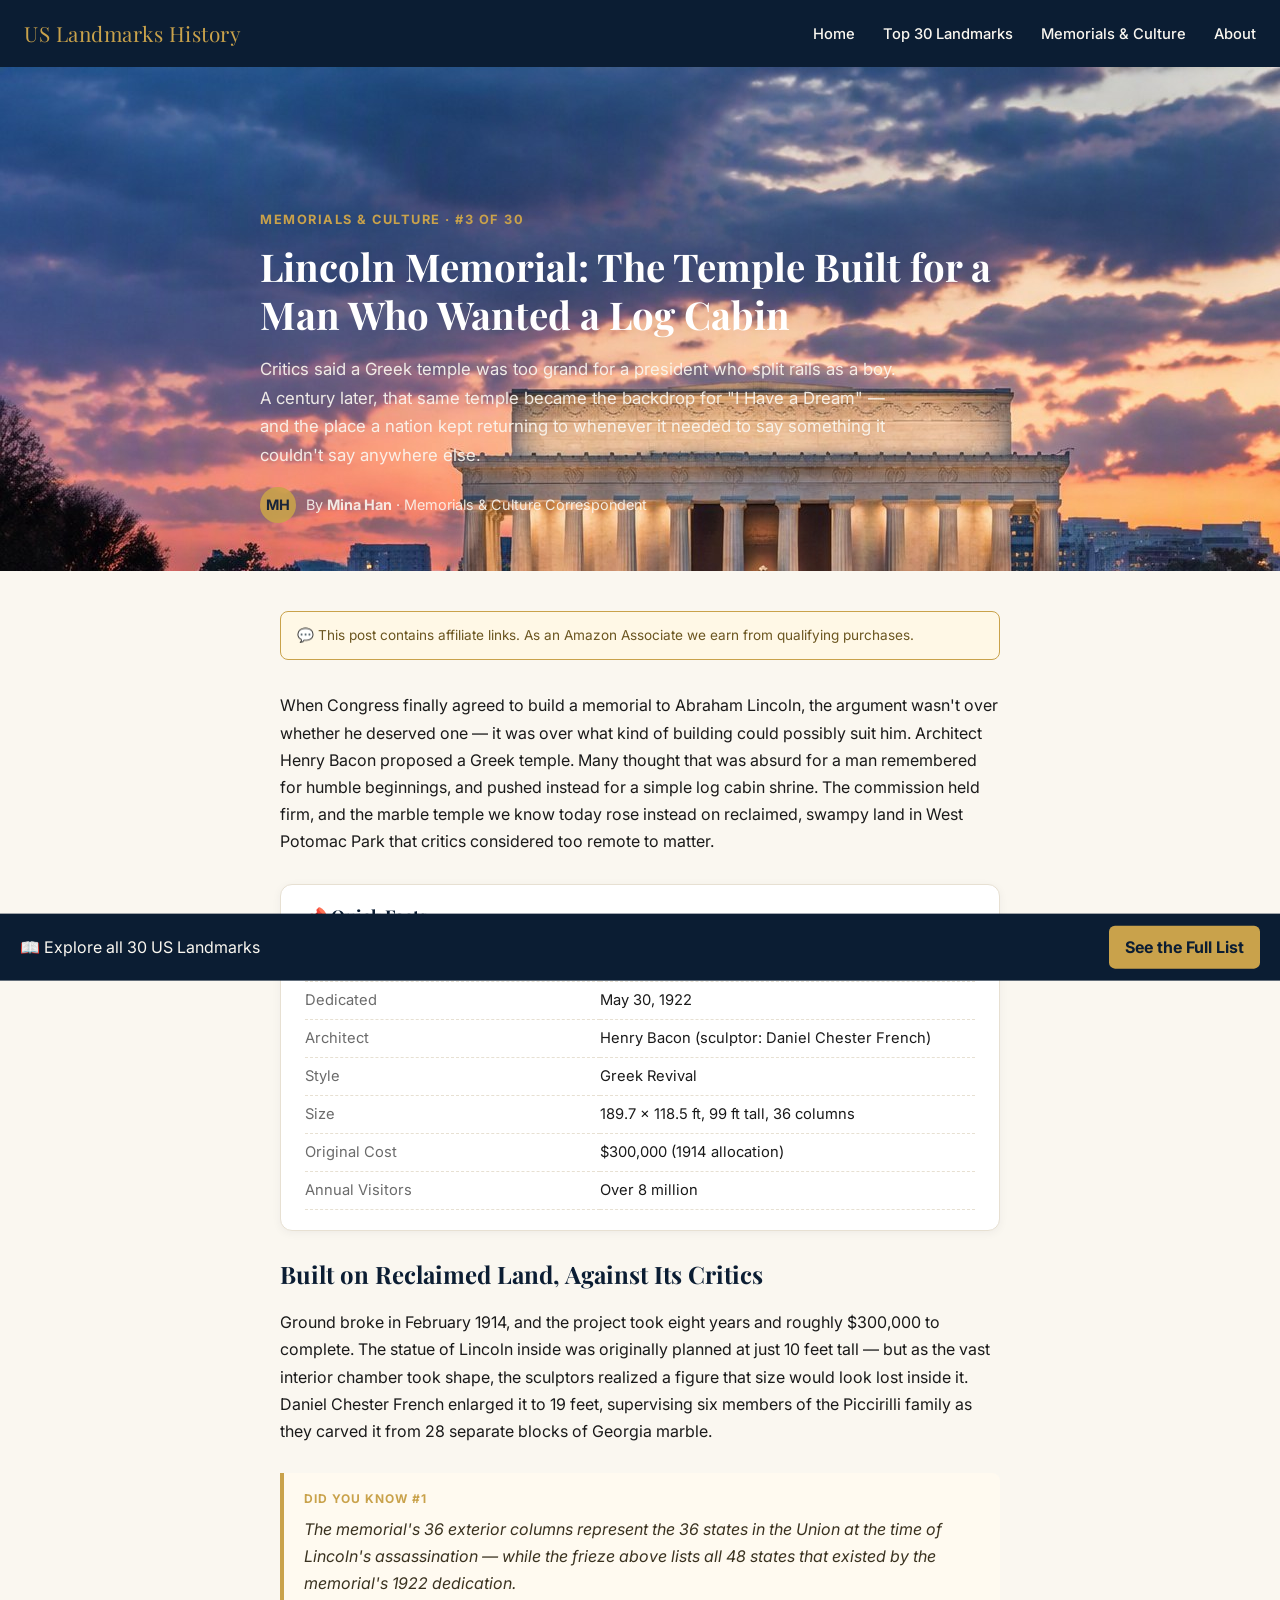
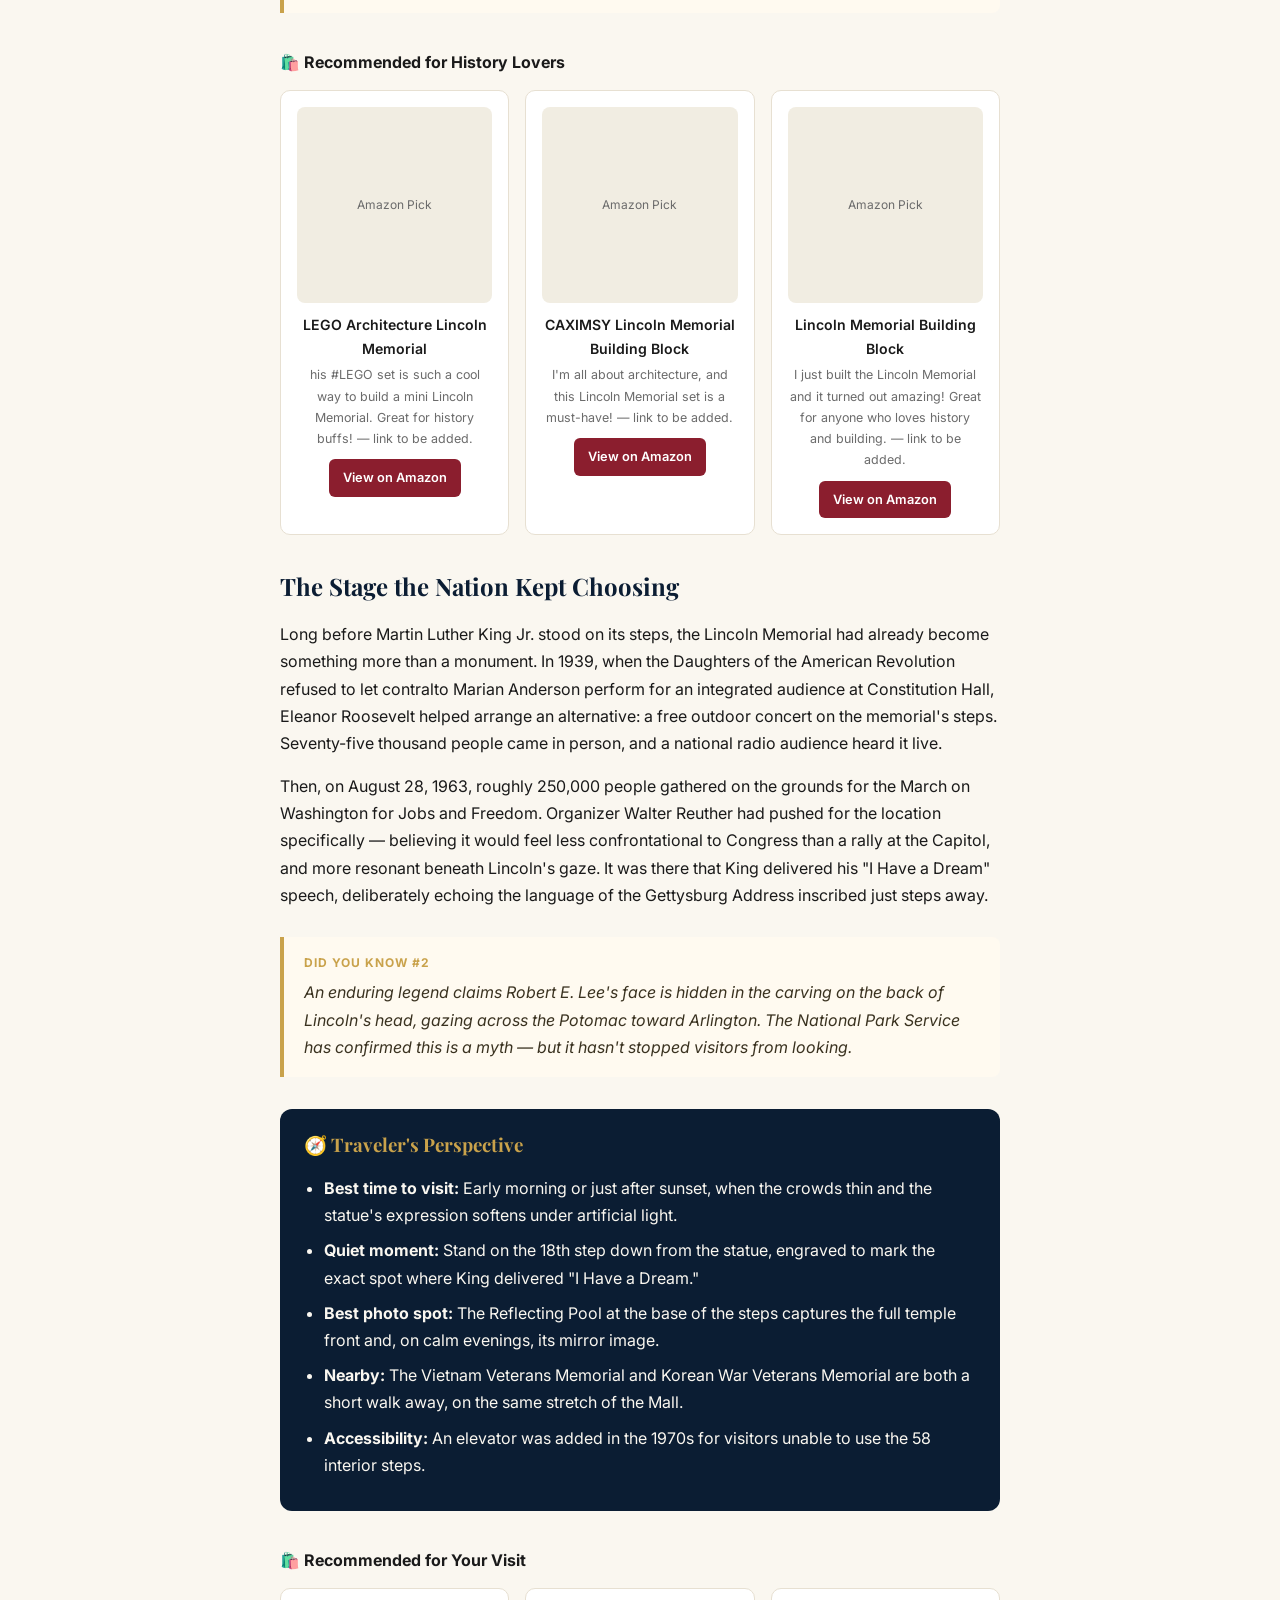
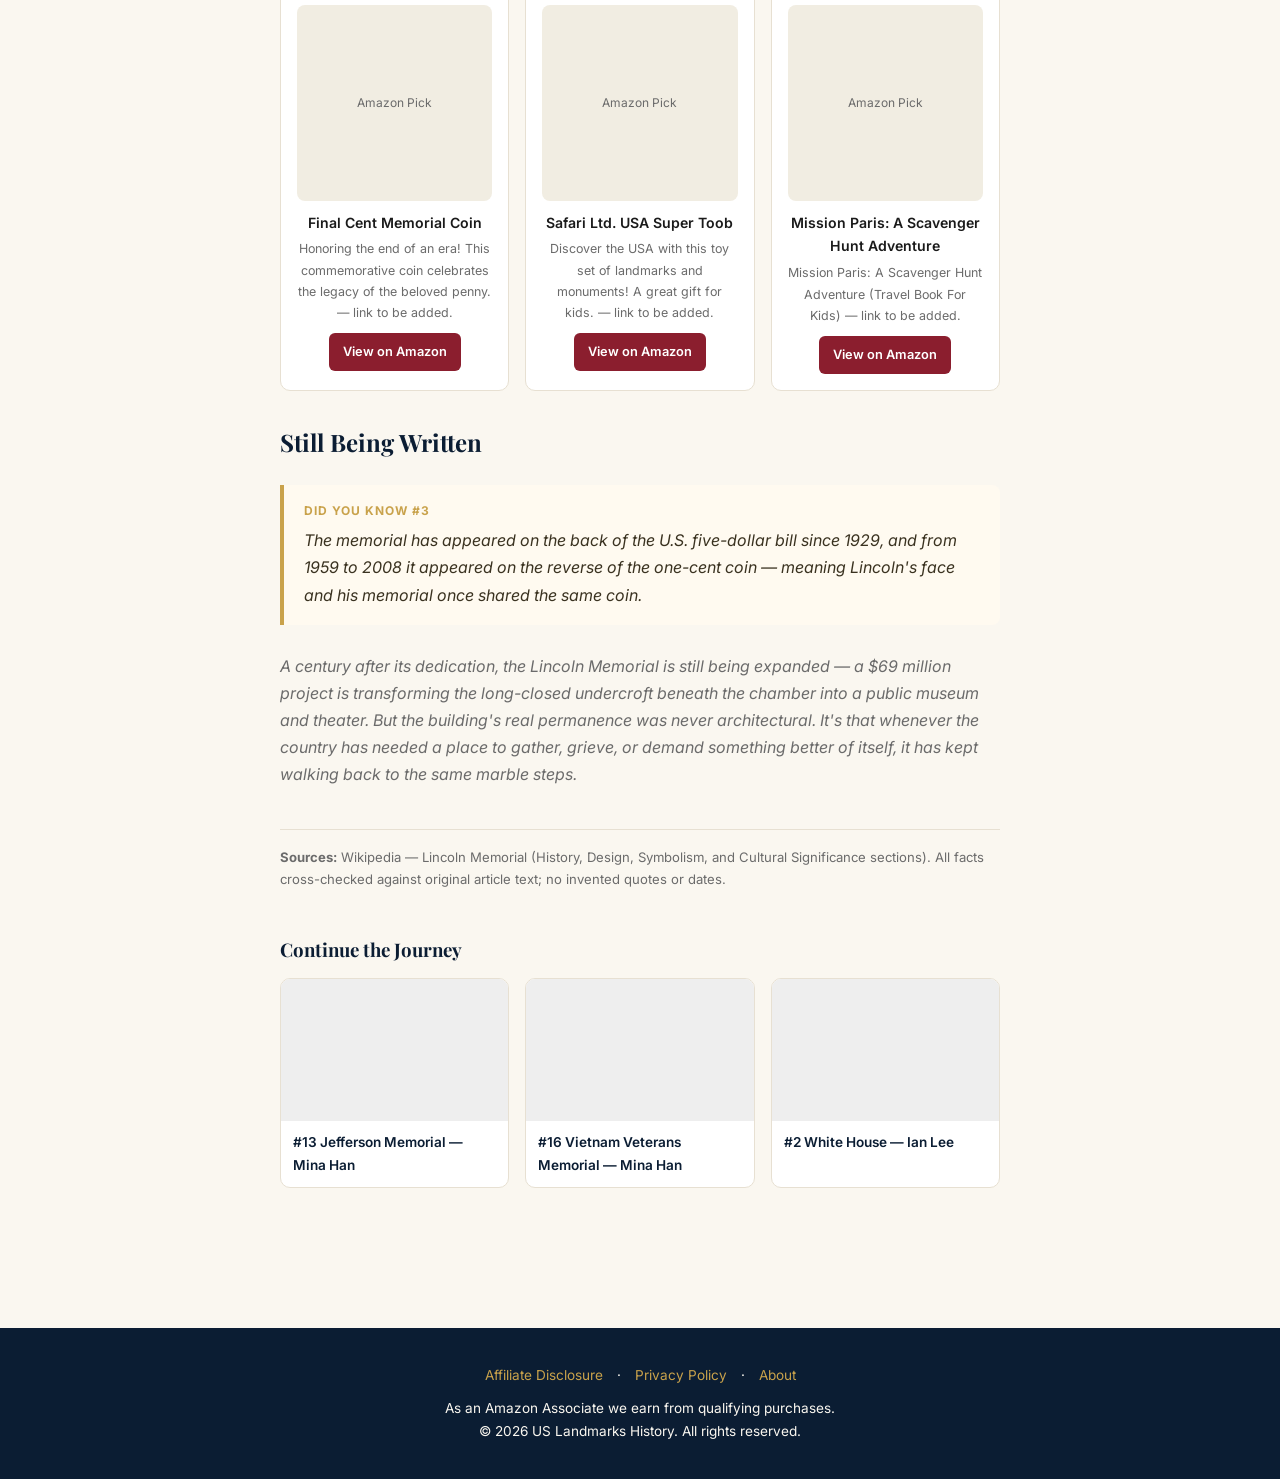
<file: posts/lincoln-memorial.html>
<!DOCTYPE html>
<html lang="en">
<head>
<meta charset="UTF-8">
<meta name="viewport" content="width=device-width, initial-scale=1.0">
<title>Lincoln Memorial: The Temple Built for a Man Who Wanted a Log Cabin | US Landmarks History</title>
<meta name="description" content="How a Greek temple on the National Mall became the stage for the March on Washington and Marian Anderson's Easter concert. A traveler's guide to visiting.">
<meta property="og:title" content="Lincoln Memorial: The Temple Built for a Man Who Wanted a Log Cabin">
<meta property="og:description" content="How a Greek temple on the National Mall became the stage for the March on Washington and Marian Anderson's Easter concert.">
<meta property="og:image" content="../assets/img/lincoln-memorial-hero.jpg">
<link rel="canonical" href="https://example.com/posts/lincoln-memorial.html">
<link rel="preconnect" href="https://fonts.googleapis.com">
<link href="https://fonts.googleapis.com/css2?family=Playfair+Display:wght@700;800&family=Inter:wght@400;500;600;700&display=swap" rel="stylesheet">
<link rel="stylesheet" href="../assets/css/style.css">
<script type="application/ld+json">
{
  "@context": "https://schema.org",
  "@type": "Article",
  "headline": "Lincoln Memorial: The Temple Built for a Man Who Wanted a Log Cabin",
  "author": {"@type":"Person","name":"Mina Han"},
  "datePublished": "2026-07-28"
}
</script>
</head>
<body>

<header class="site-header">
  <div class="logo">US Landmarks History</div>
  <button class="nav-toggle" aria-label="Toggle menu">☰</button>
  <nav>
    <ul>
      <li><a href="../index.html">Home</a></li>
      <li><a href="../top-30-us-landmarks.html">Top 30 Landmarks</a></li>
      <li><a href="../category-memorials-culture.html">Memorials &amp; Culture</a></li>
      <li><a href="../about.html">About</a></li>
    </ul>
  </nav>
</header>

<section class="hero" style="background-image:url('../assets/img/lincoln-memorial-hero.jpg');">
  <div class="hero-inner">
    <span class="kicker">Memorials &amp; Culture · #3 of 30</span>
    <h1>Lincoln Memorial: The Temple Built for a Man Who Wanted a Log Cabin</h1>
    <p class="lede">Critics said a Greek temple was too grand for a president who split rails as a boy. A century later, that same temple became the backdrop for "I Have a Dream" — and the place a nation kept returning to whenever it needed to say something it couldn't say anywhere else.</p>
    <div class="byline">
      <div class="avatar">MH</div>
      <div>By <strong>Mina Han</strong> · Memorials &amp; Culture Correspondent</div>
    </div>
  </div>
</section>

<main class="article-wrap">

  <div class="disclosure-banner">
    💬 This post contains affiliate links. As an Amazon Associate we earn from qualifying purchases.
  </div>

  <p>When Congress finally agreed to build a memorial to Abraham Lincoln, the argument wasn't over whether he deserved one — it was over what kind of building could possibly suit him. Architect Henry Bacon proposed a Greek temple. Many thought that was absurd for a man remembered for humble beginnings, and pushed instead for a simple log cabin shrine. The commission held firm, and the marble temple we know today rose instead on reclaimed, swampy land in West Potomac Park that critics considered too remote to matter.</p>

  <div class="quick-facts">
    <h3>📌 Quick Facts</h3>
    <table>
      <tr><td>Location</td><td>National Mall, Washington, D.C.</td></tr>
      <tr><td>Dedicated</td><td>May 30, 1922</td></tr>
      <tr><td>Architect</td><td>Henry Bacon (sculptor: Daniel Chester French)</td></tr>
      <tr><td>Style</td><td>Greek Revival</td></tr>
      <tr><td>Size</td><td>189.7 × 118.5 ft, 99 ft tall, 36 columns</td></tr>
      <tr><td>Original Cost</td><td>$300,000 (1914 allocation)</td></tr>
      <tr><td>Annual Visitors</td><td>Over 8 million</td></tr>
    </table>
  </div>

  <h2>Built on Reclaimed Land, Against Its Critics</h2>
  <p>Ground broke in February 1914, and the project took eight years and roughly $300,000 to complete. The statue of Lincoln inside was originally planned at just 10 feet tall — but as the vast interior chamber took shape, the sculptors realized a figure that size would look lost inside it. Daniel Chester French enlarged it to 19 feet, supervising six members of the Piccirilli family as they carved it from 28 separate blocks of Georgia marble.</p>

  <div class="callout">
    <span class="label">Did You Know #1</span>
    The memorial's 36 exterior columns represent the 36 states in the Union at the time of Lincoln's assassination — while the frieze above lists all 48 states that existed by the memorial's 1922 dedication.
  </div>

  <div class="shop-widget">
    <div class="shop-title">🛍️ Recommended for History Lovers</div>
    <div class="shop-grid">
      <div class="shop-card">
        <div class="thumb">Amazon Pick</div>
        <div class="name">LEGO Architecture Lincoln Memorial</div>
        <div class="desc">his #LEGO set is such a cool way to build a mini Lincoln Memorial. Great for history buffs! — link to be added.</div>
        <a class="btn" href="https://amzn.to/3RVnL0a" rel="sponsored nofollow" target="_blank">View on Amazon</a>
      </div>
      <div class="shop-card">
        <div class="thumb">Amazon Pick</div>
        <div class="name">CAXIMSY Lincoln Memorial Building Block</div>
        <div class="desc">I'm all about architecture, and this Lincoln Memorial set is a must-have! — link to be added.</div>
        <a class="btn" href="https://amzn.to/3TZwYVK" rel="sponsored nofollow" target="_blank">View on Amazon</a>
      </div>
      <div class="shop-card">
        <div class="thumb">Amazon Pick</div>
        <div class="name">Lincoln Memorial Building Block</div>
        <div class="desc">I just built the Lincoln Memorial and it turned out amazing! Great for anyone who loves history and building. — link to be added.</div>
        <a class="btn" href="https://amzn.to/4pK84FG" rel="sponsored nofollow" target="_blank">View on Amazon</a>
      </div>
    </div>
  </div>

  <h2>The Stage the Nation Kept Choosing</h2>
  <p>Long before Martin Luther King Jr. stood on its steps, the Lincoln Memorial had already become something more than a monument. In 1939, when the Daughters of the American Revolution refused to let contralto Marian Anderson perform for an integrated audience at Constitution Hall, Eleanor Roosevelt helped arrange an alternative: a free outdoor concert on the memorial's steps. Seventy-five thousand people came in person, and a national radio audience heard it live.</p>

  <p>Then, on August 28, 1963, roughly 250,000 people gathered on the grounds for the March on Washington for Jobs and Freedom. Organizer Walter Reuther had pushed for the location specifically — believing it would feel less confrontational to Congress than a rally at the Capitol, and more resonant beneath Lincoln's gaze. It was there that King delivered his "I Have a Dream" speech, deliberately echoing the language of the Gettysburg Address inscribed just steps away.</p>

  <div class="callout">
    <span class="label">Did You Know #2</span>
    An enduring legend claims Robert E. Lee's face is hidden in the carving on the back of Lincoln's head, gazing across the Potomac toward Arlington. The National Park Service has confirmed this is a myth — but it hasn't stopped visitors from looking.
  </div>

  <div class="traveler-box">
    <h3>🧭 Traveler's Perspective</h3>
    <ul>
      <li><strong>Best time to visit:</strong> Early morning or just after sunset, when the crowds thin and the statue's expression softens under artificial light.</li>
      <li><strong>Quiet moment:</strong> Stand on the 18th step down from the statue, engraved to mark the exact spot where King delivered "I Have a Dream."</li>
      <li><strong>Best photo spot:</strong> The Reflecting Pool at the base of the steps captures the full temple front and, on calm evenings, its mirror image.</li>
      <li><strong>Nearby:</strong> The Vietnam Veterans Memorial and Korean War Veterans Memorial are both a short walk away, on the same stretch of the Mall.</li>
      <li><strong>Accessibility:</strong> An elevator was added in the 1970s for visitors unable to use the 58 interior steps.</li>
    </ul>
  </div>

  <div class="shop-widget">
    <div class="shop-title">🛍️ Recommended for Your Visit</div>
    <div class="shop-grid">
      <div class="shop-card">
        <div class="thumb">Amazon Pick</div>
        <div class="name">Final Cent Memorial Coin</div>
        <div class="desc">Honoring the end of an era! This commemorative coin celebrates the legacy of the beloved penny. — link to be added.</div>
        <a class="btn" href="https://amzn.to/4xaEdc3" rel="sponsored nofollow" target="_blank">View on Amazon</a>
      </div>
      <div class="shop-card">
        <div class="thumb">Amazon Pick</div>
        <div class="name">Safari Ltd. USA Super Toob</div>
        <div class="desc">Discover the USA with this toy set of landmarks and monuments! A great gift for kids. — link to be added.</div>
        <a class="btn" href="https://amzn.to/4z2xVwX" rel="sponsored nofollow" target="_blank">View on Amazon</a>
      </div>
      <div class="shop-card">
        <div class="thumb">Amazon Pick</div>
        <div class="name">Mission Paris: A Scavenger Hunt Adventure</div>
        <div class="desc">Mission Paris: A Scavenger Hunt Adventure (Travel Book For Kids) — link to be added.</div>
        <a class="btn" href="https://amzn.to/4x5R7b2" rel="sponsored nofollow" target="_blank">View on Amazon</a>
      </div>
    </div>
  </div>

  <h2>Still Being Written</h2>
  <div class="callout">
    <span class="label">Did You Know #3</span>
    The memorial has appeared on the back of the U.S. five-dollar bill since 1929, and from 1959 to 2008 it appeared on the reverse of the one-cent coin — meaning Lincoln's face and his memorial once shared the same coin.
  </div>

  <p style="font-style:italic; color:var(--gray);">A century after its dedication, the Lincoln Memorial is still being expanded — a $69 million project is transforming the long-closed undercroft beneath the chamber into a public museum and theater. But the building's real permanence was never architectural. It's that whenever the country has needed a place to gather, grieve, or demand something better of itself, it has kept walking back to the same marble steps.</p>

  <div class="sources">
    <strong>Sources:</strong> Wikipedia — Lincoln Memorial (History, Design, Symbolism, and Cultural Significance sections). All facts cross-checked against original article text; no invented quotes or dates.
  </div>

  <div class="related">
    <h3>Continue the Journey</h3>
    <div class="related-grid">
      <a class="related-card" href="jefferson-memorial.html" style="text-decoration:none;">
        <div class="thumb"></div><div class="cap">#13 Jefferson Memorial — Mina Han</div>
      </a>
      <a class="related-card" href="vietnam-veterans-memorial.html" style="text-decoration:none;">
        <div class="thumb"></div><div class="cap">#16 Vietnam Veterans Memorial — Mina Han</div>
      </a>
      <a class="related-card" href="white-house.html" style="text-decoration:none;">
        <div class="thumb"></div><div class="cap">#2 White House — Ian Lee</div>
      </a>
    </div>
  </div>

</main>

<div class="sticky-cta">
  <span>📖 Explore all 30 US Landmarks</span>
  <a href="../top-30-us-landmarks.html">See the Full List</a>
</div>

<footer class="site-footer">
  <div class="links">
    <a href="../disclosure.html">Affiliate Disclosure</a> · <a href="../privacy-policy.html">Privacy Policy</a> · <a href="../about.html">About</a>
  </div>
  <div>As an Amazon Associate we earn from qualifying purchases.</div>
  <div>© 2026 US Landmarks History. All rights reserved.</div>
</footer>

<script src="../assets/js/main.js"></script>
</body>
</html>
</file>
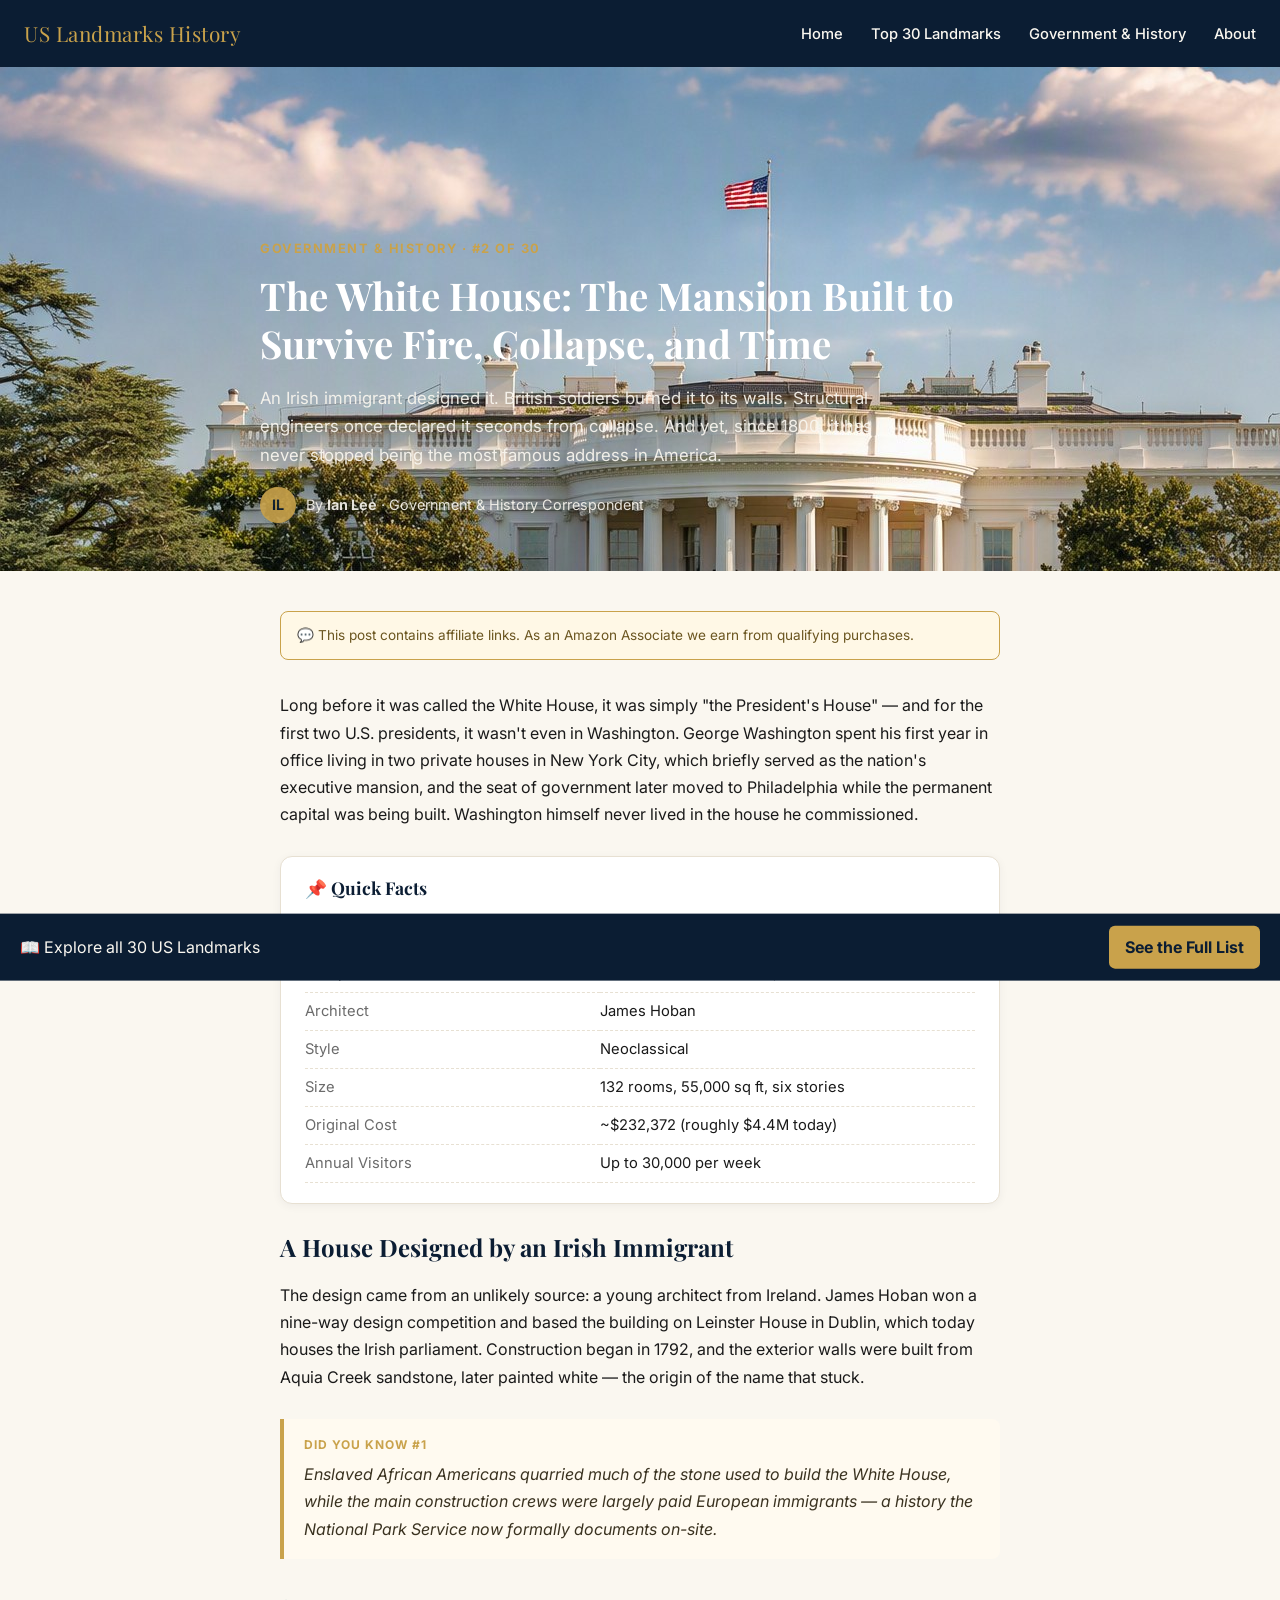
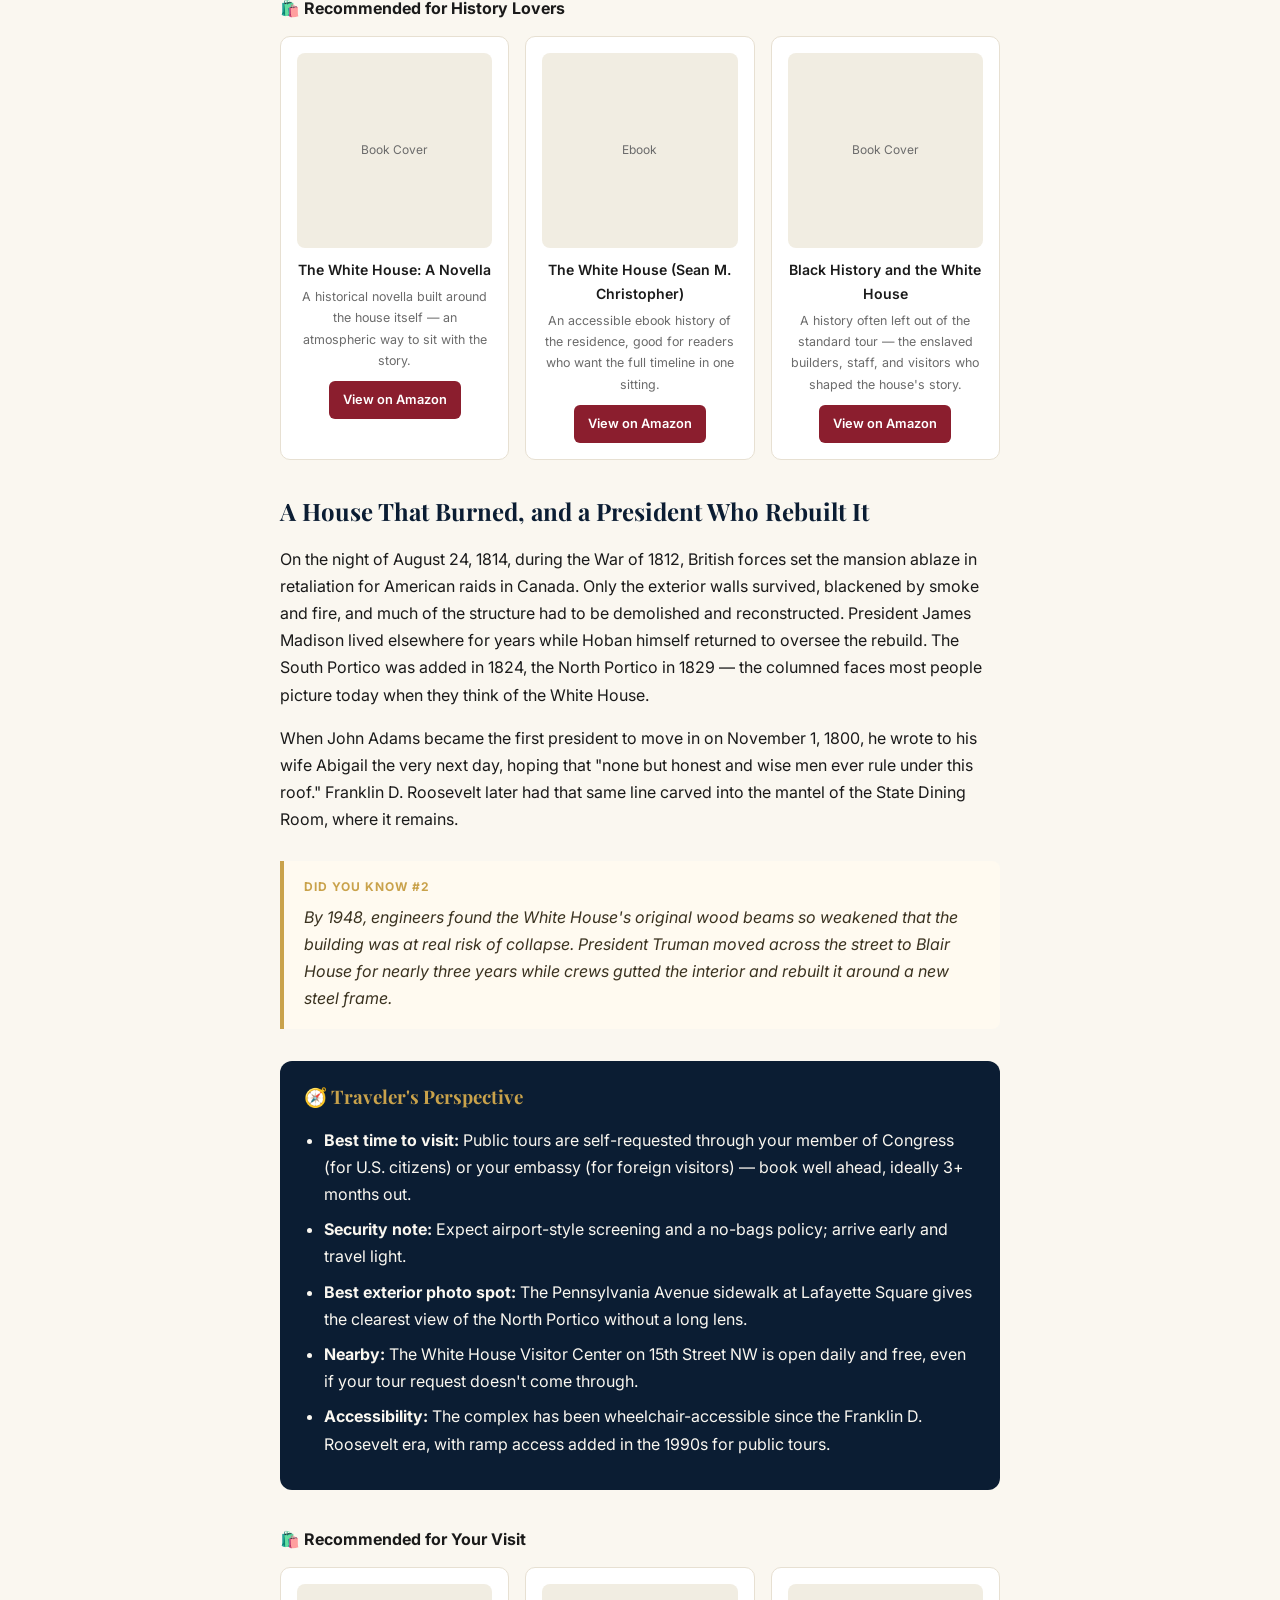
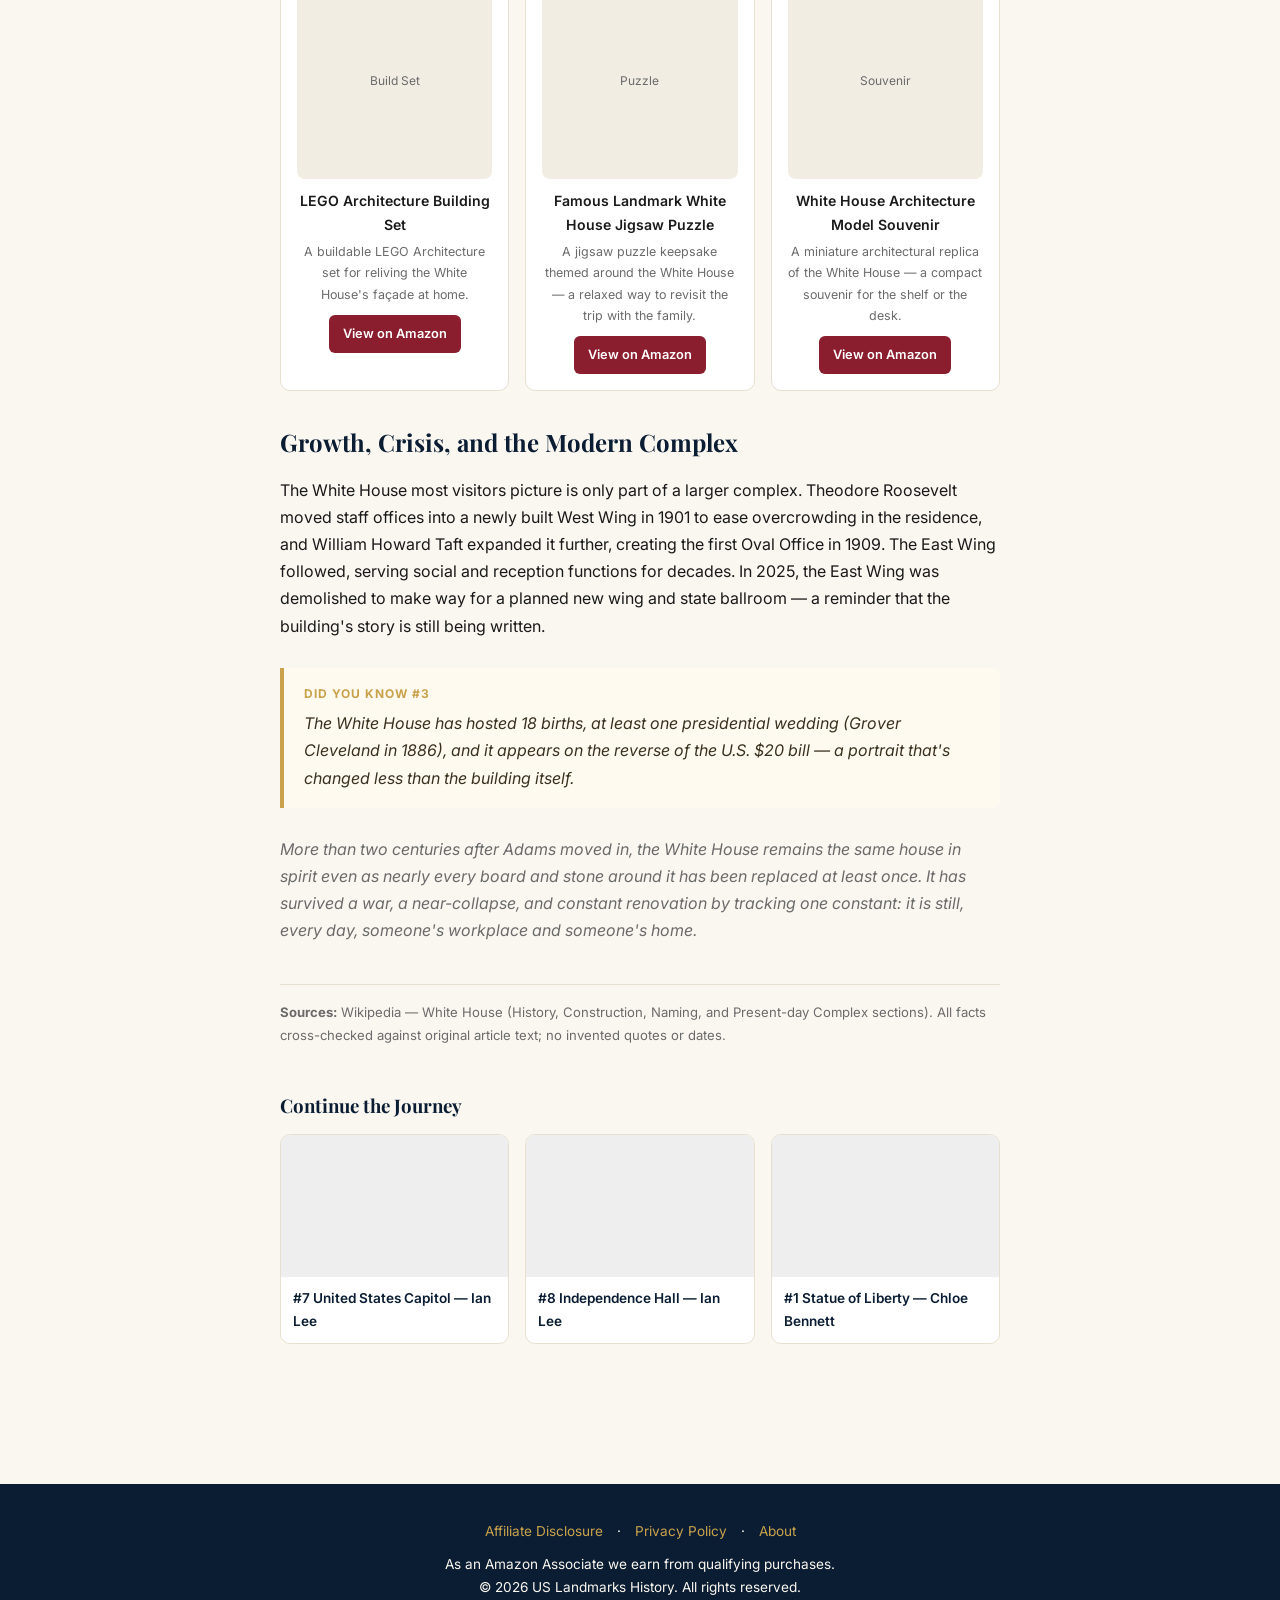
<file: posts/white-house.html>
<!DOCTYPE html>
<html lang="en">
<head>
<meta charset="UTF-8">
<meta name="viewport" content="width=device-width, initial-scale=1.0">
<title>The White House: The Mansion Built to Survive Fire, Collapse, and Time | US Landmarks History</title>
<meta name="description" content="How James Hoban's Neoclassical mansion survived a British burning, a near collapse, and 220 years of American history. A traveler's guide to visiting.">
<meta property="og:title" content="The White House: The Mansion Built to Survive Fire, Collapse, and Time">
<meta property="og:description" content="How James Hoban's Neoclassical mansion survived a British burning, a near collapse, and 220 years of American history.">
<meta property="og:image" content="../assets/img/white-house-hero.jpg">
<link rel="canonical" href="https://example.com/posts/white-house.html">
<link rel="preconnect" href="https://fonts.googleapis.com">
<link href="https://fonts.googleapis.com/css2?family=Playfair+Display:wght@700;800&family=Inter:wght@400;500;600;700&display=swap" rel="stylesheet">
<link rel="stylesheet" href="../assets/css/style.css">
<script type="application/ld+json">
{
  "@context": "https://schema.org",
  "@type": "Article",
  "headline": "The White House: The Mansion Built to Survive Fire, Collapse, and Time",
  "author": {"@type":"Person","name":"Ian Lee"},
  "datePublished": "2026-07-28"
}
</script>
</head>
<body>

<header class="site-header">
  <div class="logo">US Landmarks History</div>
  <button class="nav-toggle" aria-label="Toggle menu">☰</button>
  <nav>
    <ul>
      <li><a href="../index.html">Home</a></li>
      <li><a href="../top-30-us-landmarks.html">Top 30 Landmarks</a></li>
      <li><a href="../category-government-history.html">Government &amp; History</a></li>
      <li><a href="../about.html">About</a></li>
    </ul>
  </nav>
</header>

<section class="hero" style="background-image:url('../assets/img/white-house-hero.jpg');">
  <div class="hero-inner">
    <span class="kicker">Government &amp; History · #2 of 30</span>
    <h1>The White House: The Mansion Built to Survive Fire, Collapse, and Time</h1>
    <p class="lede">An Irish immigrant designed it. British soldiers burned it to its walls. Structural engineers once declared it seconds from collapse. And yet, since 1800, it has never stopped being the most famous address in America.</p>
    <div class="byline">
      <div class="avatar">IL</div>
      <div>By <strong>Ian Lee</strong> · Government &amp; History Correspondent</div>
    </div>
  </div>
</section>

<main class="article-wrap">

  <div class="disclosure-banner">
    💬 This post contains affiliate links. As an Amazon Associate we earn from qualifying purchases.
  </div>

  <p>Long before it was called the White House, it was simply "the President's House" — and for the first two U.S. presidents, it wasn't even in Washington. George Washington spent his first year in office living in two private houses in New York City, which briefly served as the nation's executive mansion, and the seat of government later moved to Philadelphia while the permanent capital was being built. Washington himself never lived in the house he commissioned.</p>

  <div class="quick-facts">
    <h3>📌 Quick Facts</h3>
    <table>
      <tr><td>Location</td><td>1600 Pennsylvania Avenue NW, Washington, D.C.</td></tr>
      <tr><td>Completed</td><td>1800 (initial construction, 1792–1800)</td></tr>
      <tr><td>Architect</td><td>James Hoban</td></tr>
      <tr><td>Style</td><td>Neoclassical</td></tr>
      <tr><td>Size</td><td>132 rooms, 55,000 sq ft, six stories</td></tr>
      <tr><td>Original Cost</td><td>~$232,372 (roughly $4.4M today)</td></tr>
      <tr><td>Annual Visitors</td><td>Up to 30,000 per week</td></tr>
    </table>
  </div>

  <h2>A House Designed by an Irish Immigrant</h2>
  <p>The design came from an unlikely source: a young architect from Ireland. James Hoban won a nine-way design competition and based the building on Leinster House in Dublin, which today houses the Irish parliament. Construction began in 1792, and the exterior walls were built from Aquia Creek sandstone, later painted white — the origin of the name that stuck.</p>

  <div class="callout">
    <span class="label">Did You Know #1</span>
    Enslaved African Americans quarried much of the stone used to build the White House, while the main construction crews were largely paid European immigrants — a history the National Park Service now formally documents on-site.
  </div>

  <div class="shop-widget">
    <div class="shop-title">🛍️ Recommended for History Lovers</div>
    <div class="shop-grid">
      <div class="shop-card">
        <div class="thumb">Book Cover</div>
        <div class="name">The White House: A Novella</div>
        <div class="desc">A historical novella built around the house itself — an atmospheric way to sit with the story.</div>
        <a class="btn" href="https://www.amazon.com/White-House-Novella-REPRINT/dp/B0BYLRYW89?tag=solsolhistory-20" rel="sponsored nofollow" target="_blank">View on Amazon</a>
      </div>
      <div class="shop-card">
        <div class="thumb">Ebook</div>
        <div class="name">The White House (Sean M. Christopher)</div>
        <div class="desc">An accessible ebook history of the residence, good for readers who want the full timeline in one sitting.</div>
        <a class="btn" href="https://www.amazon.com/White-House-Sean-M-Christopher-ebook/dp/B0BLT5V5NQ?tag=solsolhistory-20" rel="sponsored nofollow" target="_blank">View on Amazon</a>
      </div>
      <div class="shop-card">
        <div class="thumb">Book Cover</div>
        <div class="name">Black History and the White House</div>
        <div class="desc">A history often left out of the standard tour — the enslaved builders, staff, and visitors who shaped the house's story.</div>
        <a class="btn" href="https://www.amazon.com/Black-History-White-House/dp/B01F7RBO14?tag=solsolhistory-20" rel="sponsored nofollow" target="_blank">View on Amazon</a>
      </div>
    </div>
  </div>

  <h2>A House That Burned, and a President Who Rebuilt It</h2>
  <p>On the night of August 24, 1814, during the War of 1812, British forces set the mansion ablaze in retaliation for American raids in Canada. Only the exterior walls survived, blackened by smoke and fire, and much of the structure had to be demolished and reconstructed. President James Madison lived elsewhere for years while Hoban himself returned to oversee the rebuild. The South Portico was added in 1824, the North Portico in 1829 — the columned faces most people picture today when they think of the White House.</p>

  <p>When John Adams became the first president to move in on November 1, 1800, he wrote to his wife Abigail the very next day, hoping that "none but honest and wise men ever rule under this roof." Franklin D. Roosevelt later had that same line carved into the mantel of the State Dining Room, where it remains.</p>

  <div class="callout">
    <span class="label">Did You Know #2</span>
    By 1948, engineers found the White House's original wood beams so weakened that the building was at real risk of collapse. President Truman moved across the street to Blair House for nearly three years while crews gutted the interior and rebuilt it around a new steel frame.
  </div>

  <div class="traveler-box">
    <h3>🧭 Traveler's Perspective</h3>
    <ul>
      <li><strong>Best time to visit:</strong> Public tours are self-requested through your member of Congress (for U.S. citizens) or your embassy (for foreign visitors) — book well ahead, ideally 3+ months out.</li>
      <li><strong>Security note:</strong> Expect airport-style screening and a no-bags policy; arrive early and travel light.</li>
      <li><strong>Best exterior photo spot:</strong> The Pennsylvania Avenue sidewalk at Lafayette Square gives the clearest view of the North Portico without a long lens.</li>
      <li><strong>Nearby:</strong> The White House Visitor Center on 15th Street NW is open daily and free, even if your tour request doesn't come through.</li>
      <li><strong>Accessibility:</strong> The complex has been wheelchair-accessible since the Franklin D. Roosevelt era, with ramp access added in the 1990s for public tours.</li>
    </ul>
  </div>

  <div class="shop-widget">
    <div class="shop-title">🛍️ Recommended for Your Visit</div>
    <div class="shop-grid">
      <div class="shop-card">
        <div class="thumb">Build Set</div>
        <div class="name">LEGO Architecture Building Set</div>
        <div class="desc">A buildable LEGO Architecture set for reliving the White House's façade at home.</div>
        <a class="btn" href="https://www.amazon.com/LEGO-Architecture-Collection-Revitalizing-Hobbyists/dp/B085878TDY?tag=solsolhistory-20" rel="sponsored nofollow" target="_blank">View on Amazon</a>
      </div>
      <div class="shop-card">
        <div class="thumb">Puzzle</div>
        <div class="name">Famous Landmark White House Jigsaw Puzzle</div>
        <div class="desc">A jigsaw puzzle keepsake themed around the White House — a relaxed way to revisit the trip with the family.</div>
        <a class="btn" href="https://www.amazon.com/Apostrophe-Games-Famous-Landmark-White/dp/B07XN1SLXP?tag=solsolhistory-20" rel="sponsored nofollow" target="_blank">View on Amazon</a>
      </div>
      <div class="shop-card">
        <div class="thumb">Souvenir</div>
        <div class="name">White House Architecture Model Souvenir</div>
        <div class="desc">A miniature architectural replica of the White House — a compact souvenir for the shelf or the desk.</div>
        <a class="btn" href="https://www.amazon.com/LQPFBSM-Architecture-Building-Washington-Souvenir/dp/B0FBGH632M?tag=solsolhistory-20" rel="sponsored nofollow" target="_blank">View on Amazon</a>
      </div>
    </div>
  </div>

  <h2>Growth, Crisis, and the Modern Complex</h2>
  <p>The White House most visitors picture is only part of a larger complex. Theodore Roosevelt moved staff offices into a newly built West Wing in 1901 to ease overcrowding in the residence, and William Howard Taft expanded it further, creating the first Oval Office in 1909. The East Wing followed, serving social and reception functions for decades. In 2025, the East Wing was demolished to make way for a planned new wing and state ballroom — a reminder that the building's story is still being written.</p>

  <div class="callout">
    <span class="label">Did You Know #3</span>
    The White House has hosted 18 births, at least one presidential wedding (Grover Cleveland in 1886), and it appears on the reverse of the U.S. $20 bill — a portrait that's changed less than the building itself.
  </div>

  <p style="font-style:italic; color:var(--gray);">More than two centuries after Adams moved in, the White House remains the same house in spirit even as nearly every board and stone around it has been replaced at least once. It has survived a war, a near-collapse, and constant renovation by tracking one constant: it is still, every day, someone's workplace and someone's home.</p>

  <div class="sources">
    <strong>Sources:</strong> Wikipedia — White House (History, Construction, Naming, and Present-day Complex sections). All facts cross-checked against original article text; no invented quotes or dates.
  </div>

  <div class="related">
    <h3>Continue the Journey</h3>
    <div class="related-grid">
      <a class="related-card" href="united-states-capitol.html" style="text-decoration:none;">
        <div class="thumb"></div><div class="cap">#7 United States Capitol — Ian Lee</div>
      </a>
      <a class="related-card" href="independence-hall.html" style="text-decoration:none;">
        <div class="thumb"></div><div class="cap">#8 Independence Hall — Ian Lee</div>
      </a>
      <a class="related-card" href="statue-of-liberty.html" style="text-decoration:none;">
        <div class="thumb"></div><div class="cap">#1 Statue of Liberty — Chloe Bennett</div>
      </a>
    </div>
  </div>

</main>

<div class="sticky-cta">
  <span>📖 Explore all 30 US Landmarks</span>
  <a href="../top-30-us-landmarks.html">See the Full List</a>
</div>

<footer class="site-footer">
  <div class="links">
    <a href="../disclosure.html">Affiliate Disclosure</a> · <a href="../privacy-policy.html">Privacy Policy</a> · <a href="../about.html">About</a>
  </div>
  <div>As an Amazon Associate we earn from qualifying purchases.</div>
  <div>© 2026 US Landmarks History. All rights reserved.</div>
</footer>

<script src="../assets/js/main.js"></script>
</body>
</html>
</file>
<file: assets/css/style.css>
/* ============================================
   US Landmarks History Blog — Design System v1
   Palette: Navy #0B1D33 / Gold #C9A24B / Ivory #FAF7F0 / Deep Red #8B1E2E
   ============================================ */

:root{
  --navy:#0B1D33;
  --gold:#C9A24B;
  --ivory:#FAF7F0;
  --ink:#1A1A1A;
  --red:#8B1E2E;
  --gray:#6b6b6b;
  --card-bg:#ffffff;
  --border:#e7e0d2;
  --maxw:760px;
}

*{box-sizing:border-box;}
html{scroll-behavior:smooth;}
body{
  margin:0;
  background:var(--ivory);
  color:var(--ink);
  font-family:'Inter','Helvetica Neue',Arial,sans-serif;
  line-height:1.7;
}
h1,h2,h3,.serif{
  font-family:'Playfair Display',Georgia,'Times New Roman',serif;
  color:var(--navy);
  line-height:1.25;
}
a{color:var(--red); text-decoration:none;}
a:hover{text-decoration:underline;}
img{max-width:100%; display:block;}

/* ---------- Header / Nav ---------- */
.site-header{
  position:sticky; top:0; z-index:50;
  background:var(--navy);
  color:var(--ivory);
  padding:16px 24px;
  display:flex; align-items:center; justify-content:space-between;
}
.site-header .logo{
  font-family:'Playfair Display',serif;
  font-size:1.3rem; color:var(--gold); letter-spacing:.5px;
}
.site-header nav ul{
  list-style:none; display:flex; gap:28px; margin:0; padding:0;
}
.site-header nav a{
  color:var(--ivory); font-size:.92rem; font-weight:500;
}
.site-header nav a:hover{color:var(--gold); text-decoration:none;}
.nav-toggle{display:none; background:none; border:none; color:var(--ivory); font-size:1.5rem;}

@media (max-width:720px){
  .site-header nav{
    display:none; position:absolute; top:64px; left:0; right:0;
    background:var(--navy); flex-direction:column; padding:16px 24px;
  }
  .site-header nav.open{display:flex;}
  .site-header nav ul{flex-direction:column; gap:16px;}
  .nav-toggle{display:block;}
}

/* ---------- Hero ---------- */
.hero{
  position:relative; min-height:56vh;
  background:linear-gradient(180deg, rgba(11,29,51,.15), rgba(11,29,51,.85)), center/cover no-repeat;
  display:flex; align-items:flex-end;
  color:var(--ivory);
  padding:48px 24px;
}
.hero-inner{max-width:var(--maxw); margin:0 auto; width:100%;}
.hero .kicker{
  color:var(--gold); font-weight:700; letter-spacing:1.5px; font-size:.8rem; text-transform:uppercase;
}
.hero h1{color:#fff; font-size:2.4rem; margin:10px 0;}
.hero .lede{font-size:1.05rem; opacity:.92; max-width:640px;}
.byline{
  margin-top:18px; display:flex; align-items:center; gap:10px; font-size:.9rem; opacity:.9;
}
.byline .avatar{
  width:36px; height:36px; border-radius:50%; background:var(--gold);
  display:flex; align-items:center; justify-content:center; color:var(--navy); font-weight:700;
}

/* ---------- Article body ---------- */
.article-wrap{max-width:var(--maxw); margin:0 auto; padding:40px 20px 80px;}
.disclosure-banner{
  background:#fff8e6; border:1px solid var(--gold); border-radius:8px;
  padding:12px 16px; font-size:.85rem; color:#6b5620; margin-bottom:32px;
}

/* Quick Facts card */
.quick-facts{
  background:var(--card-bg); border:1px solid var(--border); border-radius:12px;
  padding:20px 24px; margin:28px 0; box-shadow:0 2px 10px rgba(11,29,51,.05);
}
.quick-facts h3{margin-top:0; font-size:1.1rem;}
.quick-facts table{width:100%; border-collapse:collapse; font-size:.92rem;}
.quick-facts td{padding:6px 0; border-bottom:1px dashed var(--border);}
.quick-facts td:first-child{color:var(--gray); width:44%;}

/* Did-you-know callout */
.callout{
  border-left:4px solid var(--gold); background:#fffaf0;
  padding:16px 20px; margin:28px 0; border-radius:0 8px 8px 0;
  font-style:italic; color:#3a3220;
}
.callout .label{
  display:block; font-style:normal; font-weight:700; color:var(--gold);
  text-transform:uppercase; font-size:.75rem; letter-spacing:1px; margin-bottom:6px;
}

/* Traveler's Perspective */
.traveler-box{
  background:var(--navy); color:var(--ivory); border-radius:12px;
  padding:24px; margin:32px 0;
}
.traveler-box h3{color:var(--gold); margin-top:0;}
.traveler-box ul{padding-left:20px; margin:0;}
.traveler-box li{margin-bottom:8px;}

/* Amazon shop widget */
.shop-widget{margin:36px 0;}
.shop-widget .shop-title{
  font-weight:700; font-size:1rem; margin-bottom:14px;
  display:flex; align-items:center; gap:8px;
}
.shop-grid{
  display:grid; grid-template-columns:repeat(auto-fit,minmax(150px,1fr)); gap:16px;
}
.shop-card{
  background:var(--card-bg); border:1px solid var(--border); border-radius:10px;
  padding:16px; text-align:center;
}
.shop-card .thumb{
  width:100%; aspect-ratio:1/1; background:#f1ede2; border-radius:8px; margin-bottom:10px;
  display:flex; align-items:center; justify-content:center; color:var(--gray); font-size:.75rem;
}
.shop-card .name{font-weight:600; font-size:.88rem; margin-bottom:4px;}
.shop-card .desc{font-size:.78rem; color:var(--gray); margin-bottom:10px; min-height:32px;}
.shop-card .btn{
  display:inline-block; background:var(--red); color:#fff; font-size:.8rem;
  padding:8px 14px; border-radius:6px; font-weight:600;
}
.shop-card .btn:hover{background:#6f1723; text-decoration:none;}

/* Sources */
.sources{font-size:.82rem; color:var(--gray); margin-top:40px; border-top:1px solid var(--border); padding-top:16px;}

/* Related posts */
.related{margin:48px 0 0;}
.related h3{margin-bottom:16px;}
.related-grid{display:grid; grid-template-columns:repeat(3,1fr); gap:16px;}
.related-card{
  background:var(--card-bg); border:1px solid var(--border); border-radius:10px; overflow:hidden;
}
.related-card .thumb{aspect-ratio:16/10; background:#eee;}
.related-card .cap{padding:10px 12px; font-size:.85rem; font-weight:600; color:var(--navy);}
@media (max-width:640px){.related-grid{grid-template-columns:1fr;}}

/* Sticky bottom CTA */
.sticky-cta{
  position:fixed; left:0; right:0; bottom:0; z-index:40;
  background:var(--navy); color:var(--ivory);
  padding:12px 20px; display:flex; align-items:center; justify-content:space-between;
  transform:translateY(120%); transition:transform .35s ease;
}
.sticky-cta.show{transform:translateY(0);}
.sticky-cta a{background:var(--gold); color:var(--navy); padding:8px 16px; border-radius:6px; font-weight:700;}

/* Home page grid */
.section-title{max-width:var(--maxw); margin:56px auto 20px; padding:0 20px;}
.landmark-grid{
  max-width:1100px; margin:0 auto 60px; padding:0 20px;
  display:grid; grid-template-columns:repeat(auto-fill,minmax(220px,1fr)); gap:20px;
}
.landmark-card{
  background:var(--card-bg); border:1px solid var(--border); border-radius:12px; overflow:hidden;
  transition:transform .2s ease, box-shadow .2s ease;
}
.landmark-card:hover{transform:translateY(-4px); box-shadow:0 10px 24px rgba(11,29,51,.12);}
.landmark-card .thumb{aspect-ratio:4/3; background:linear-gradient(135deg,#0B1D33,#26405f);}
.landmark-card .rank{
  position:relative; top:-38px; left:12px; width:32px; height:32px; border-radius:50%;
  background:var(--gold); color:var(--navy); font-weight:800; font-size:.85rem;
  display:flex; align-items:center; justify-content:center;
}
.landmark-card .info{padding:0 14px 16px; margin-top:-24px;}
.landmark-card .info .title{font-weight:700; color:var(--navy); font-size:.95rem;}
.landmark-card .info .cat{font-size:.75rem; color:var(--gray); margin-top:4px;}

/* Footer */
.site-footer{
  background:var(--navy); color:var(--ivory); padding:36px 24px; margin-top:60px;
  font-size:.85rem; text-align:center;
}
.site-footer a{color:var(--gold);}
.site-footer .links{margin-bottom:10px;}
.site-footer .links a{margin:0 10px;}
</file>
